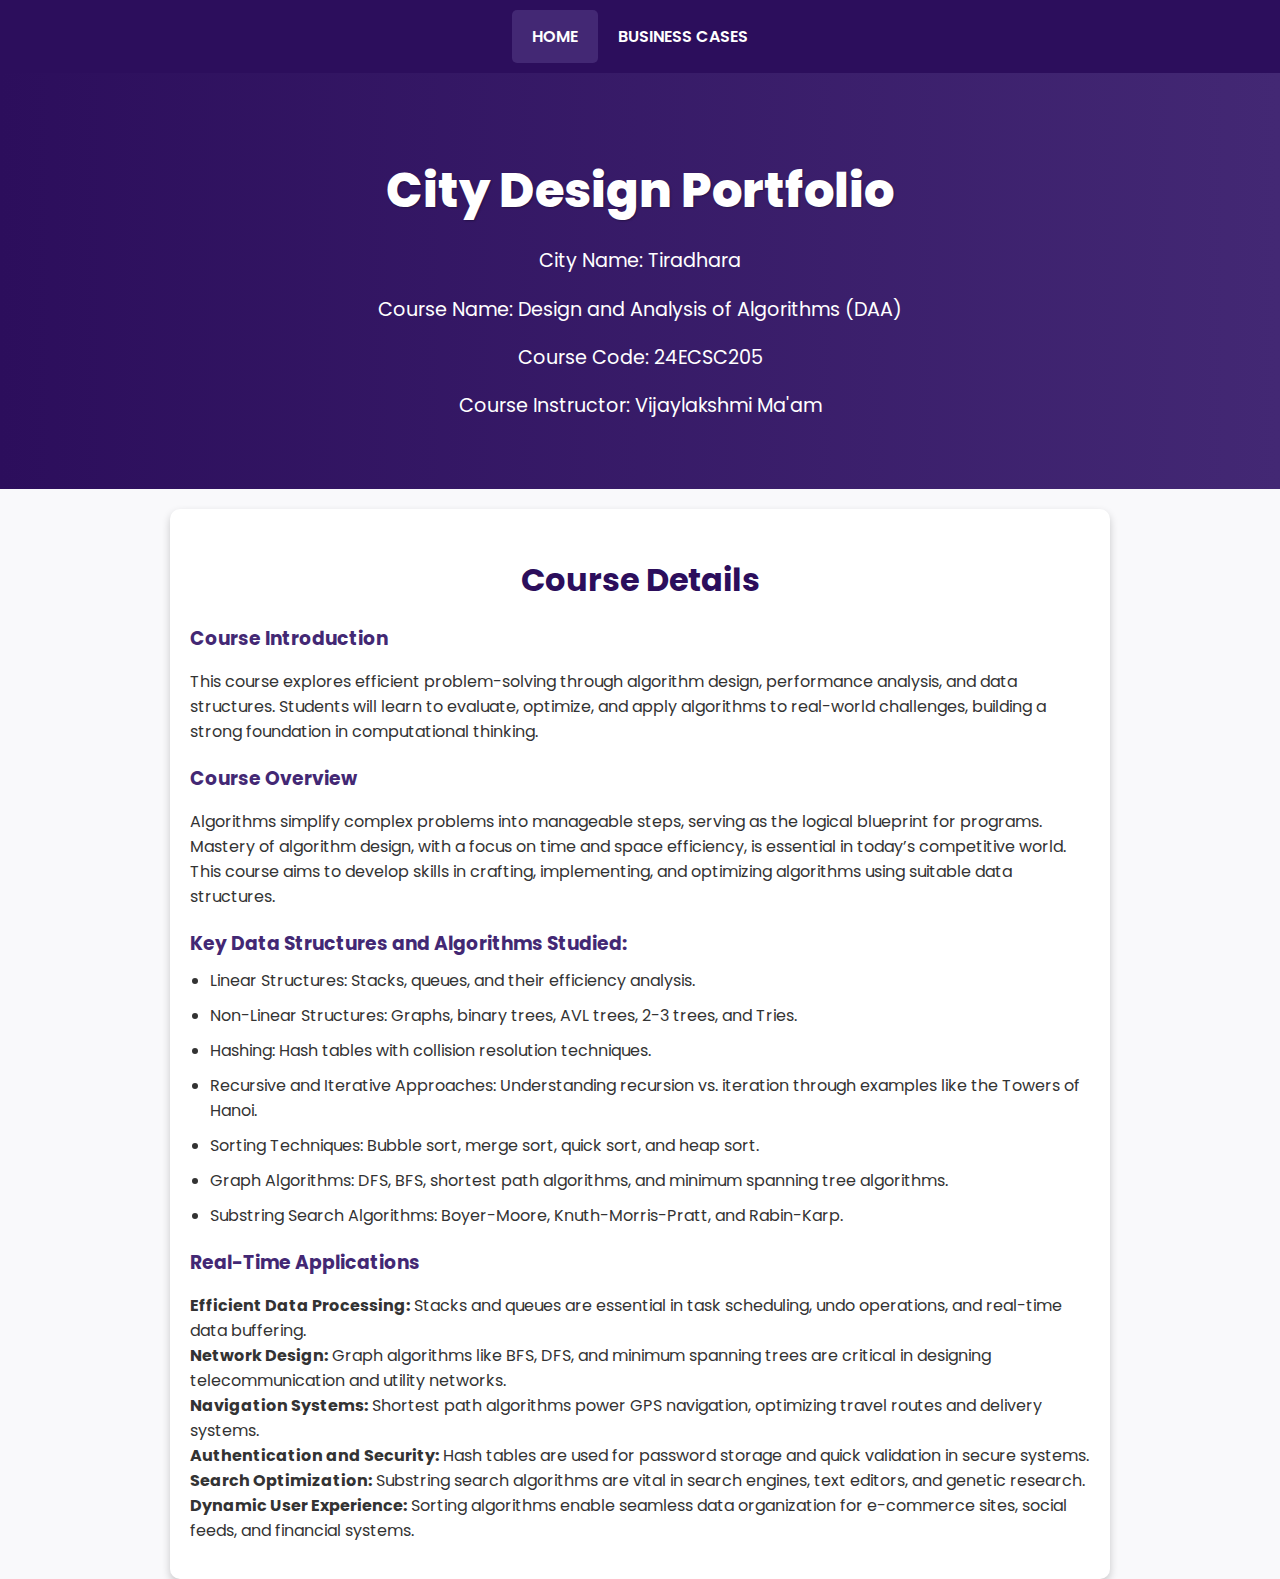
<file: index.html>
<!DOCTYPE html>
<html lang="en">
<head>
    <meta charset="UTF-8">
    <meta name="viewport" content="width=device-width, initial-scale=1.0">
    <title>City Design Portfolio</title>
    <link rel="stylesheet" href="style.css">
    <link href="https://fonts.googleapis.com/css2?family=Poppins:wght@400;600;800&display=swap" rel="stylesheet">
</head>
<body>
    <!-- Navigation Bar -->
    <div class="navbar">
        <a href="index.html" class="active">Home</a>
        <a href="businesscases.html">Business Cases</a>
    </div>

    <!-- Header Section -->
    <header class="header">
        <h1>City Design Portfolio</h1>
        <p>City Name: Tiradhara</p>
        <p>Course Name: Design and Analysis of Algorithms (DAA)</p>
        <p>Course Code: 24ECSC205</p>
        <p>Course Instructor: Vijaylakshmi Ma'am</p>
    </header>

    <!-- Course Details Section -->
    <main>
        <section class="course-details">
            <h2>Course Details</h2>
            <h3>Course Introduction</h3>
            <p>
                This course explores efficient problem-solving through algorithm design, performance analysis, and data structures. Students will learn to evaluate, optimize, and apply algorithms to real-world challenges, building a strong foundation in computational thinking.
            </p>
            <h3>Course Overview</h3>
            <p>
                Algorithms simplify complex problems into manageable steps, serving as the logical blueprint for programs. Mastery of algorithm design, with a focus on time and space efficiency, is essential in today’s competitive world. This course aims to develop skills in crafting, implementing, and optimizing algorithms using suitable data structures.
            </p>
            <h3>Key Data Structures and Algorithms Studied:</h3>
            <ul>
                <li>Linear Structures: Stacks, queues, and their efficiency analysis.</li>
                <li>Non-Linear Structures: Graphs, binary trees, AVL trees, 2-3 trees, and Tries.</li>
                <li>Hashing: Hash tables with collision resolution techniques.</li>
                <li>Recursive and Iterative Approaches: Understanding recursion vs. iteration through examples like the Towers of Hanoi.</li>
                <li>Sorting Techniques: Bubble sort, merge sort, quick sort, and heap sort.</li>
                <li>Graph Algorithms: DFS, BFS, shortest path algorithms, and minimum spanning tree algorithms.</li>
                <li>Substring Search Algorithms: Boyer-Moore, Knuth-Morris-Pratt, and Rabin-Karp.</li>
            </ul>
            <h3>Real-Time Applications</h3>
            <p>
                <strong>Efficient Data Processing:</strong> Stacks and queues are essential in task scheduling, undo operations, and real-time data buffering.<br>
                <strong>Network Design:</strong> Graph algorithms like BFS, DFS, and minimum spanning trees are critical in designing telecommunication and utility networks.<br>
                <strong>Navigation Systems:</strong> Shortest path algorithms power GPS navigation, optimizing travel routes and delivery systems.<br>
                <strong>Authentication and Security:</strong> Hash tables are used for password storage and quick validation in secure systems.<br>
                <strong>Search Optimization:</strong> Substring search algorithms are vital in search engines, text editors, and genetic research.<br>
                <strong>Dynamic User Experience:</strong> Sorting algorithms enable seamless data organization for e-commerce sites, social feeds, and financial systems.
            </p>
        </section>
    </main>
</body>
</html>
</file>
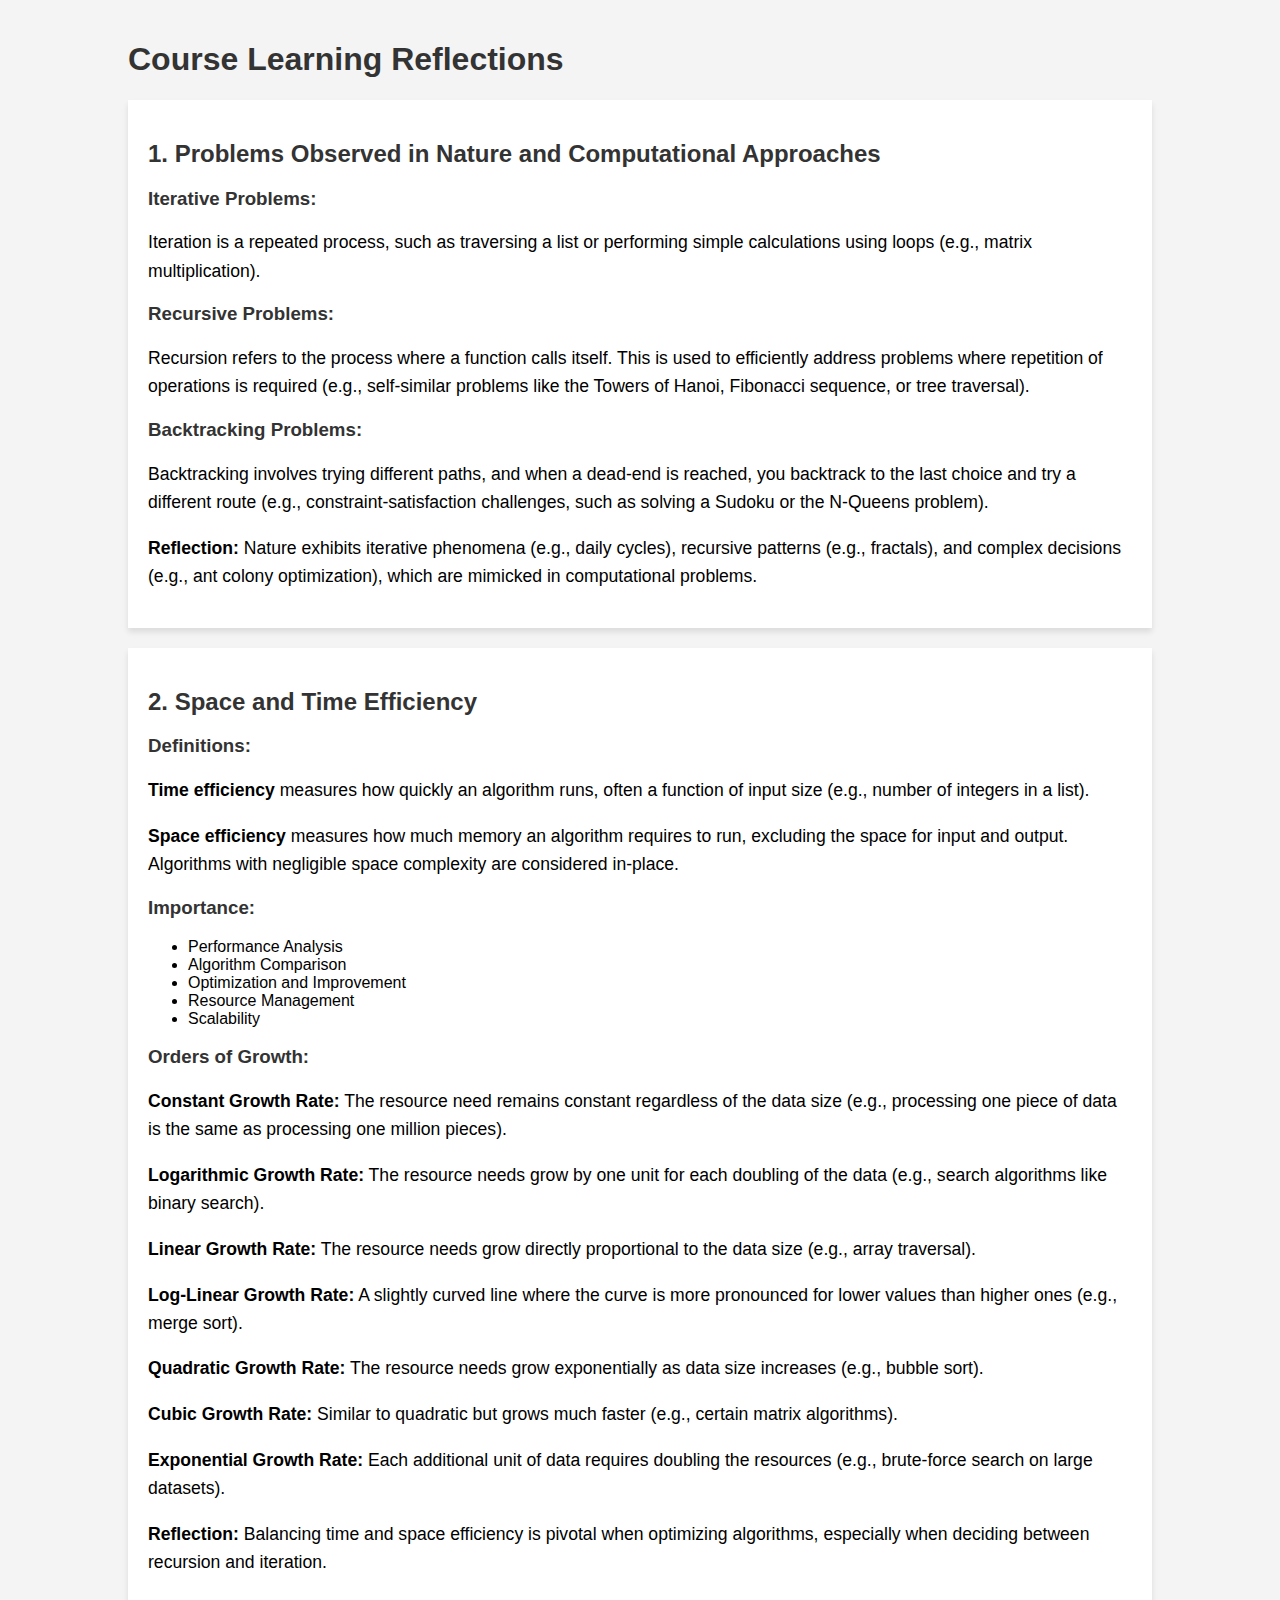
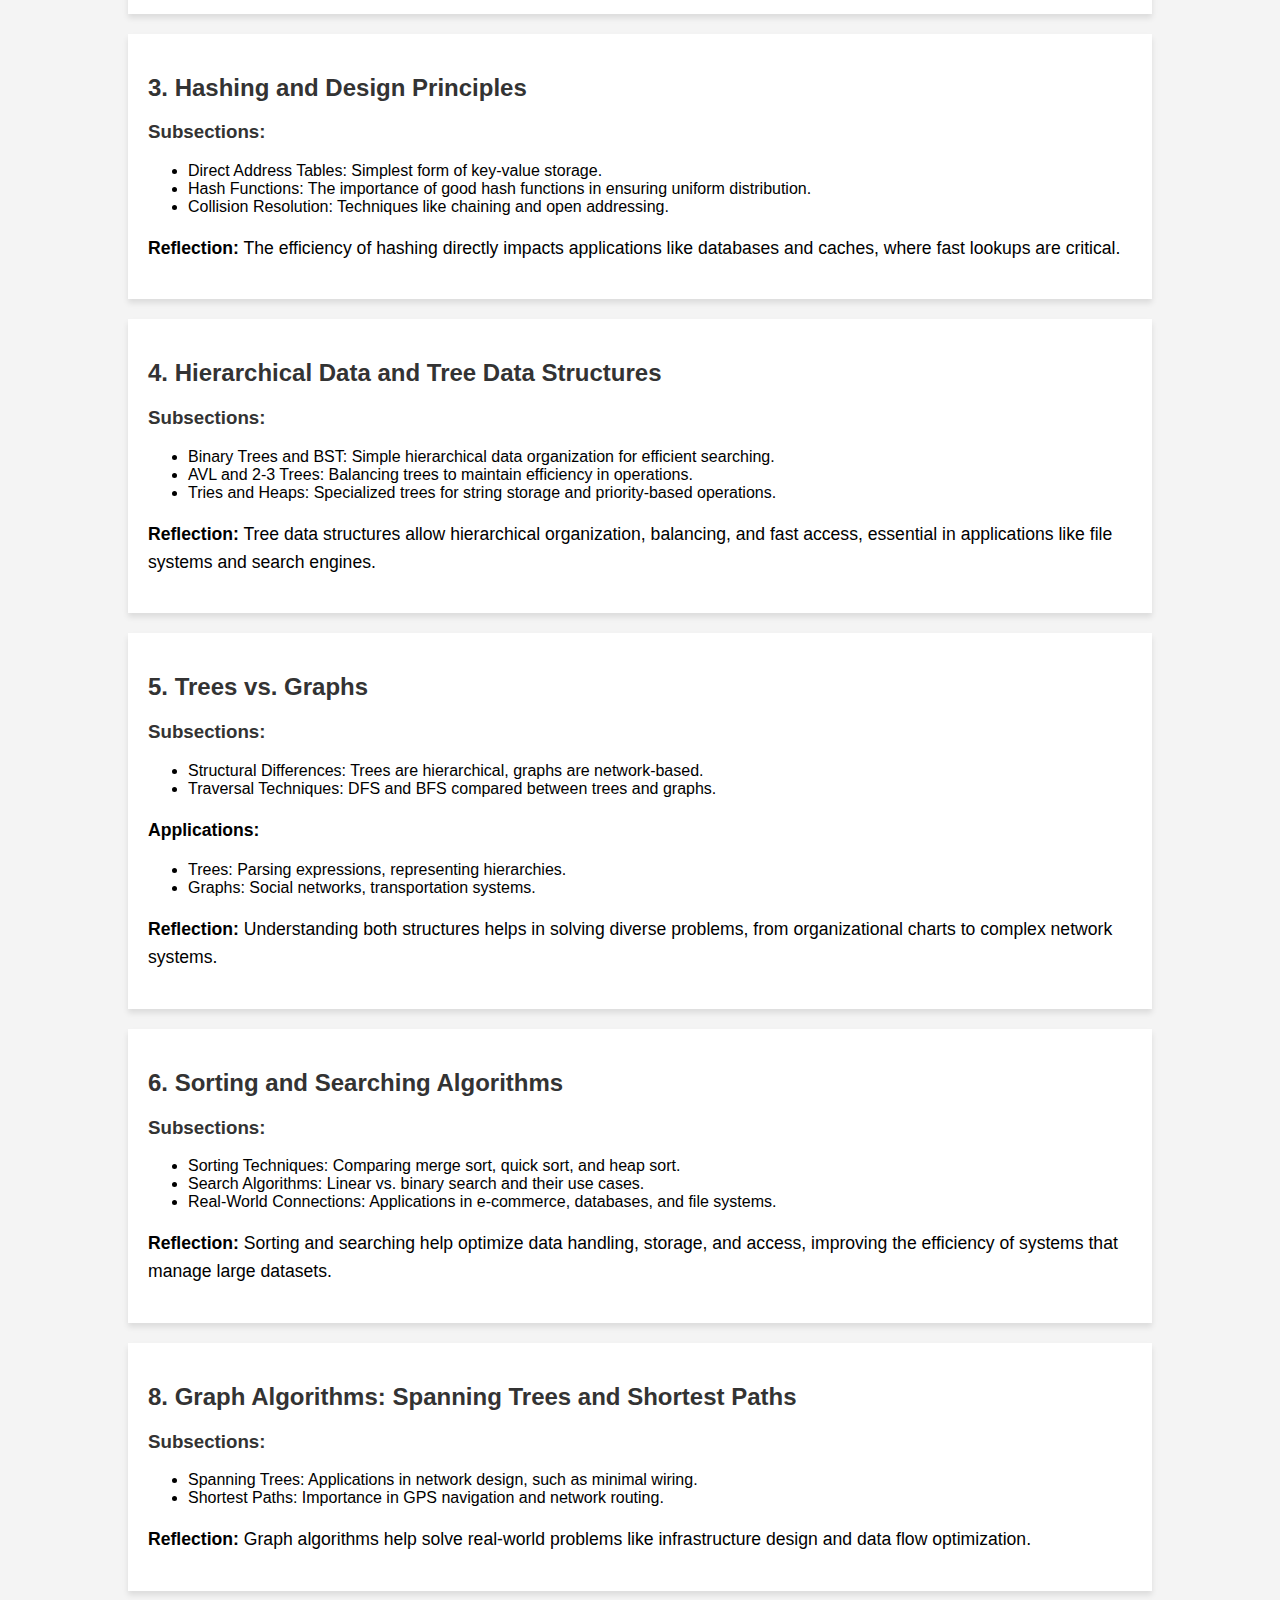
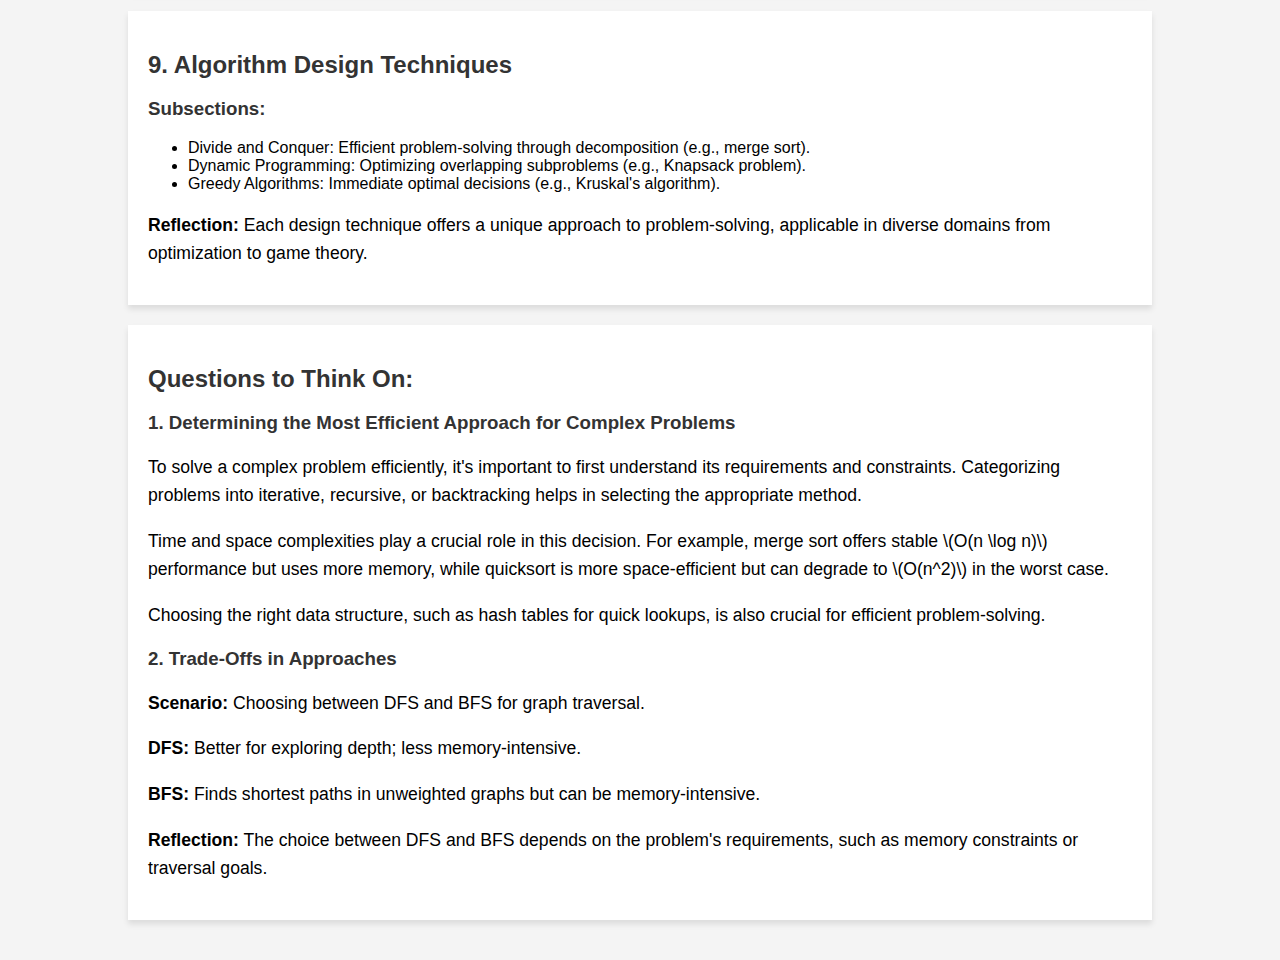
<file: areflections.html>
<!DOCTYPE html>
<html lang="en">
<head>
    <meta charset="UTF-8">
    <meta name="viewport" content="width=device-width, initial-scale=1.0">
    <title>Course Learning Reflections</title>
    <style>
        /* Simple CSS for page layout */
        body {
            font-family: Arial, sans-serif;
            background-color: #f4f4f4;
            margin: 0;
            padding: 0;
        }

        .container {
            width: 80%;
            margin: 0 auto;
            padding: 20px;
        }

        h1, h2, h3 {
            color: #333;
        }

        p {
            font-size: 1.1rem;
            line-height: 1.6;
        }

        .section {
            background-color: #fff;
            padding: 20px;
            margin: 20px 0;
            box-shadow: 0 4px 6px rgba(0, 0, 0, 0.1);
        }

        .button {
            display: inline-block;
            padding: 10px 20px;
            margin-top: 20px;
            background-color: #007BFF;
            color: white;
            text-decoration: none;
            border-radius: 5px;
            font-size: 1rem;
            transition: background-color 0.3s;
        }

        .button:hover {
            background-color: #0056b3;
        }
    </style>
</head>
<body>

    <div class="container">
        <!-- Course Learning Reflections Section -->
        <h1>Course Learning Reflections</h1>

        <!-- Reflection 1: Problems Observed in Nature and Computational Approaches -->
        <div class="section">
            <h2>1. Problems Observed in Nature and Computational Approaches</h2>
            <h3>Iterative Problems:</h3>
            <p>Iteration is a repeated process, such as traversing a list or performing simple calculations using loops (e.g., matrix multiplication).</p>
            <h3>Recursive Problems:</h3>
            <p>Recursion refers to the process where a function calls itself. This is used to efficiently address problems where repetition of operations is required (e.g., self-similar problems like the Towers of Hanoi, Fibonacci sequence, or tree traversal).</p>
            <h3>Backtracking Problems:</h3>
            <p>Backtracking involves trying different paths, and when a dead-end is reached, you backtrack to the last choice and try a different route (e.g., constraint-satisfaction challenges, such as solving a Sudoku or the N-Queens problem).</p>
            <p><strong>Reflection:</strong> Nature exhibits iterative phenomena (e.g., daily cycles), recursive patterns (e.g., fractals), and complex decisions (e.g., ant colony optimization), which are mimicked in computational problems.</p>
        </div>

        <!-- Reflection 2: Space and Time Efficiency -->
        <div class="section">
            <h2>2. Space and Time Efficiency</h2>
            <h3>Definitions:</h3>
            <p><strong>Time efficiency</strong> measures how quickly an algorithm runs, often a function of input size (e.g., number of integers in a list).</p>
            <p><strong>Space efficiency</strong> measures how much memory an algorithm requires to run, excluding the space for input and output. Algorithms with negligible space complexity are considered in-place.</p>
            <h3>Importance:</h3>
            <ul>
                <li>Performance Analysis</li>
                <li>Algorithm Comparison</li>
                <li>Optimization and Improvement</li>
                <li>Resource Management</li>
                <li>Scalability</li>
            </ul>
            <h3>Orders of Growth:</h3>
            <p><strong>Constant Growth Rate:</strong> The resource need remains constant regardless of the data size (e.g., processing one piece of data is the same as processing one million pieces).</p>
            <p><strong>Logarithmic Growth Rate:</strong> The resource needs grow by one unit for each doubling of the data (e.g., search algorithms like binary search).</p>
            <p><strong>Linear Growth Rate:</strong> The resource needs grow directly proportional to the data size (e.g., array traversal).</p>
            <p><strong>Log-Linear Growth Rate:</strong> A slightly curved line where the curve is more pronounced for lower values than higher ones (e.g., merge sort).</p>
            <p><strong>Quadratic Growth Rate:</strong> The resource needs grow exponentially as data size increases (e.g., bubble sort).</p>
            <p><strong>Cubic Growth Rate:</strong> Similar to quadratic but grows much faster (e.g., certain matrix algorithms).</p>
            <p><strong>Exponential Growth Rate:</strong> Each additional unit of data requires doubling the resources (e.g., brute-force search on large datasets).</p>
            <p><strong>Reflection:</strong> Balancing time and space efficiency is pivotal when optimizing algorithms, especially when deciding between recursion and iteration.</p>
        </div>

        <!-- Reflection 3: Hashing and Design Principles -->
        <div class="section">
            <h2>3. Hashing and Design Principles</h2>
            <h3>Subsections:</h3>
            <ul>
                <li>Direct Address Tables: Simplest form of key-value storage.</li>
                <li>Hash Functions: The importance of good hash functions in ensuring uniform distribution.</li>
                <li>Collision Resolution: Techniques like chaining and open addressing.</li>
            </ul>
            <p><strong>Reflection:</strong> The efficiency of hashing directly impacts applications like databases and caches, where fast lookups are critical.</p>
        </div>

        <!-- Reflection 4: Hierarchical Data and Tree Data Structures -->
        <div class="section">
            <h2>4. Hierarchical Data and Tree Data Structures</h2>
            <h3>Subsections:</h3>
            <ul>
                <li>Binary Trees and BST: Simple hierarchical data organization for efficient searching.</li>
                <li>AVL and 2-3 Trees: Balancing trees to maintain efficiency in operations.</li>
                <li>Tries and Heaps: Specialized trees for string storage and priority-based operations.</li>
            </ul>
            <p><strong>Reflection:</strong> Tree data structures allow hierarchical organization, balancing, and fast access, essential in applications like file systems and search engines.</p>
        </div>

        <!-- Reflection 5: Trees vs. Graphs -->
        <div class="section">
            <h2>5. Trees vs. Graphs</h2>
            <h3>Subsections:</h3>
            <ul>
                <li>Structural Differences: Trees are hierarchical, graphs are network-based.</li>
                <li>Traversal Techniques: DFS and BFS compared between trees and graphs.</li>
            </ul>
            <p><strong>Applications:</strong></p>
            <ul>
                <li>Trees: Parsing expressions, representing hierarchies.</li>
                <li>Graphs: Social networks, transportation systems.</li>
            </ul>
            <p><strong>Reflection:</strong> Understanding both structures helps in solving diverse problems, from organizational charts to complex network systems.</p>
        </div>

        <!-- Reflection 6: Sorting and Searching Algorithms -->
        <div class="section">
            <h2>6. Sorting and Searching Algorithms</h2>
            <h3>Subsections:</h3>
            <ul>
                <li>Sorting Techniques: Comparing merge sort, quick sort, and heap sort.</li>
                <li>Search Algorithms: Linear vs. binary search and their use cases.</li>
                <li>Real-World Connections: Applications in e-commerce, databases, and file systems.</li>
            </ul>
            <p><strong>Reflection:</strong> Sorting and searching help optimize data handling, storage, and access, improving the efficiency of systems that manage large datasets.</p>
        </div>

        <!-- Reflection 7: Graph Algorithms -->
        <div class="section">
            <h2>8. Graph Algorithms: Spanning Trees and Shortest Paths</h2>
            <h3>Subsections:</h3>
            <ul>
                <li>Spanning Trees: Applications in network design, such as minimal wiring.</li>
                <li>Shortest Paths: Importance in GPS navigation and network routing.</li>
            </ul>
            <p><strong>Reflection:</strong> Graph algorithms help solve real-world problems like infrastructure design and data flow optimization.</p>
        </div>

        <!-- Reflection 8: Algorithm Design Techniques -->
        <div class="section">
            <h2>9. Algorithm Design Techniques</h2>
            <h3>Subsections:</h3>
            <ul>
                <li>Divide and Conquer: Efficient problem-solving through decomposition (e.g., merge sort).</li>
                <li>Dynamic Programming: Optimizing overlapping subproblems (e.g., Knapsack problem).</li>
                <li>Greedy Algorithms: Immediate optimal decisions (e.g., Kruskal's algorithm).</li>
            </ul>
            <p><strong>Reflection:</strong> Each design technique offers a unique approach to problem-solving, applicable in diverse domains from optimization to game theory.</p>
        </div>

        <!-- Questions to Think On -->
        <div class="section">
            <h2>Questions to Think On:</h2>
            <h3>1. Determining the Most Efficient Approach for Complex Problems</h3>
            <p>To solve a complex problem efficiently, it's important to first understand its requirements and constraints. Categorizing problems into iterative, recursive, or backtracking helps in selecting the appropriate method.</p>
            <p>Time and space complexities play a crucial role in this decision. For example, merge sort offers stable \(O(n \log n)\) performance but uses more memory, while quicksort is more space-efficient but can degrade to \(O(n^2)\) in the worst case.</p>
            <p>Choosing the right data structure, such as hash tables for quick lookups, is also crucial for efficient problem-solving.</p>

            <h3>2. Trade-Offs in Approaches</h3>
            <p><strong>Scenario:</strong> Choosing between DFS and BFS for graph traversal.</p>
            <p><strong>DFS:</strong> Better for exploring depth; less memory-intensive.</p>
            <p><strong>BFS:</strong> Finds shortest paths in unweighted graphs but can be memory-intensive.</p>
            <p><strong>Reflection:</strong> The choice between DFS and BFS depends on the problem's requirements, such as memory constraints or traversal goals.</p>
        </div>
    </div>

</body>
</html>
</file>
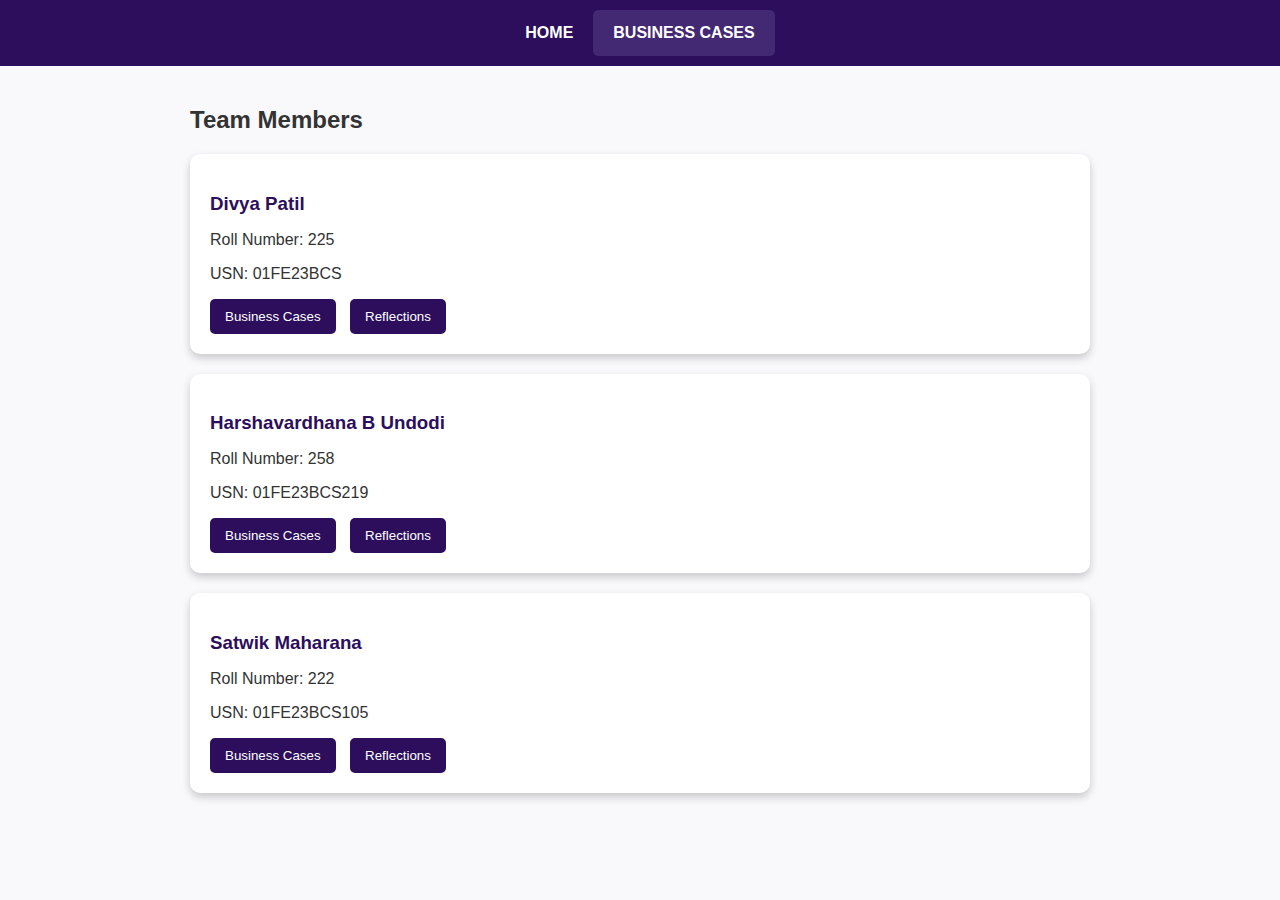
<file: businesscases.html>
<!DOCTYPE html>
<html lang="en">
<head>
    <meta charset="UTF-8">
    <meta name="viewport" content="width=device-width, initial-scale=1.0">
    <title>Business Cases</title>
    <link rel="stylesheet" href="style.css">
</head>
<body>
    <!-- Navigation Bar -->
    <div class="navbar">
        <a href="index.html">Home</a>
        <a href="businesscases.html" class="active">Business Cases</a>
    </div>

    <!-- Main Content -->
    <main class="business-page">
        <h2>Team Members</h2>

        <!-- Member 1 -->
        <div class="team-member">
            <h3>Divya Patil</h3>
            <p>Roll Number: 225</p>
            <p>USN: 01FE23BCS</p>
            <div class="buttons">
                <button onclick="window.location.href='TI.html';">Business Cases</button>
                <button onclick="window.location.href='areflections.html';">Reflections</button>
            </div>
        </div>

        <!-- Member 2 -->
        <div class="team-member">
            <h3>Harshavardhana B Undodi</h3>
            <p>Roll Number: 258</p>
            <p>USN: 01FE23BCS219</p>
            <div class="buttons">
                <button onclick="window.location.href='harshaB&C.html';">Business Cases</button>
                <button onclick="window.location.href='harshaReflections.html';">Reflections</button>
            </div>
        </div>

        <!-- Member 3 -->
        <div class="team-member">
            <h3>Satwik Maharana</h3>
            <p>Roll Number: 222</p>
            <p>USN: 01FE23BCS105</p>
            <div class="buttons">
                <button onclick="window.location.href='https://stw2005.github.io/satwikbusinesscases/#';">Business Cases</button>
                <button onclick="window.location.href='https://stw2005.github.io/satwikreflections/';">Reflections</button>
            </div>
        </div>
    </main>
</body>
</html>
</file>
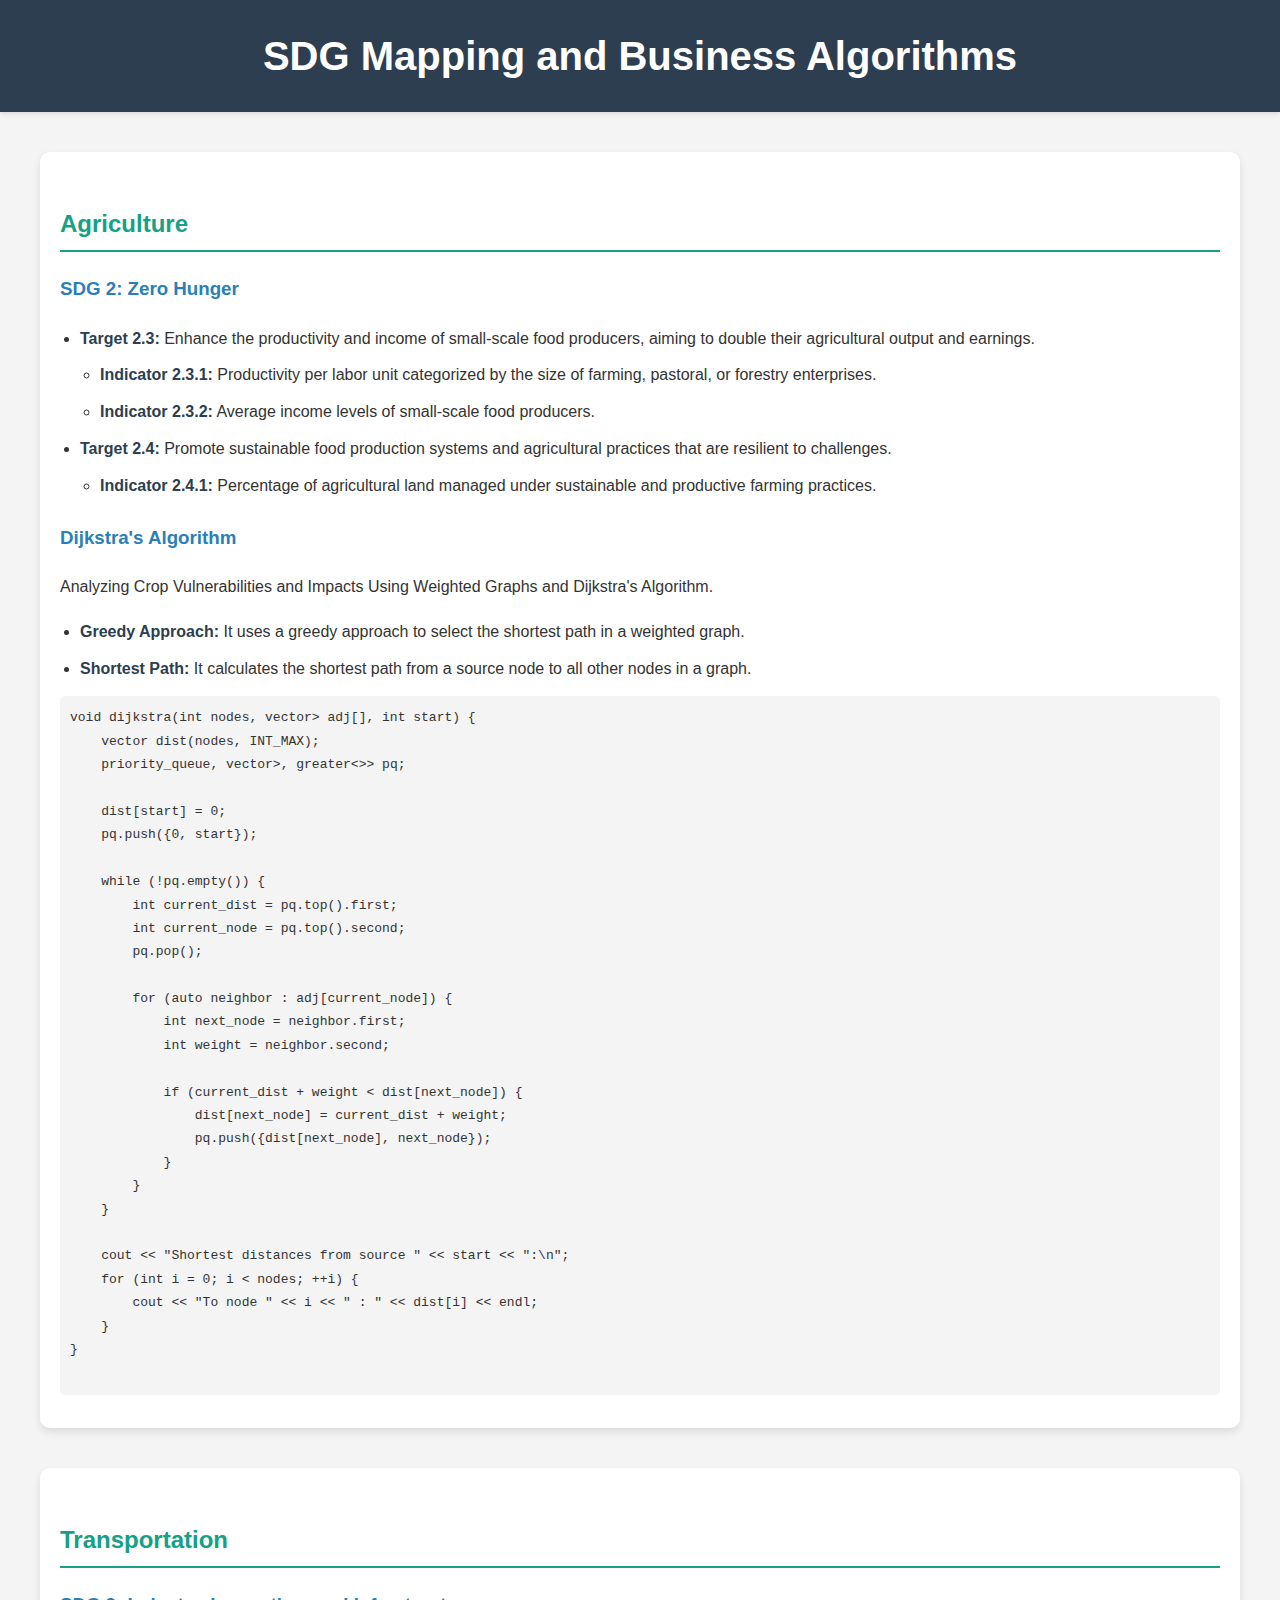
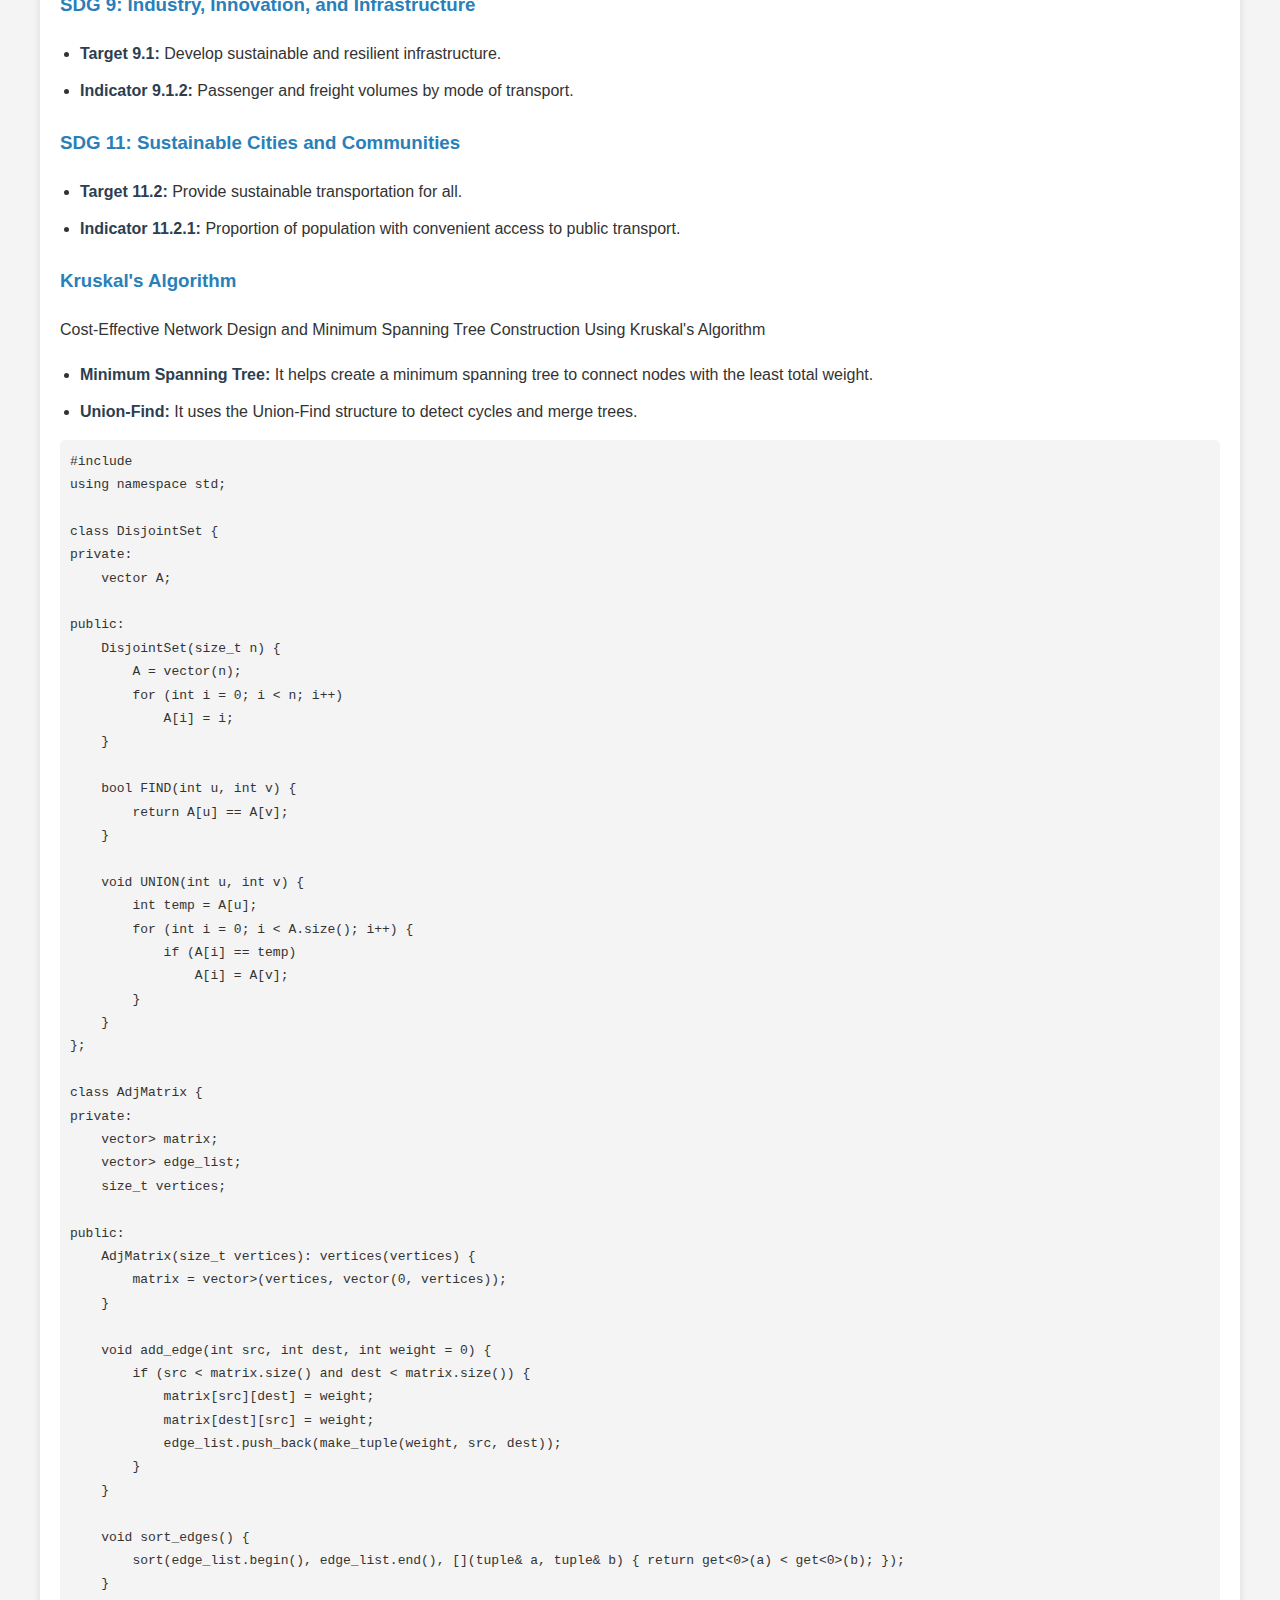
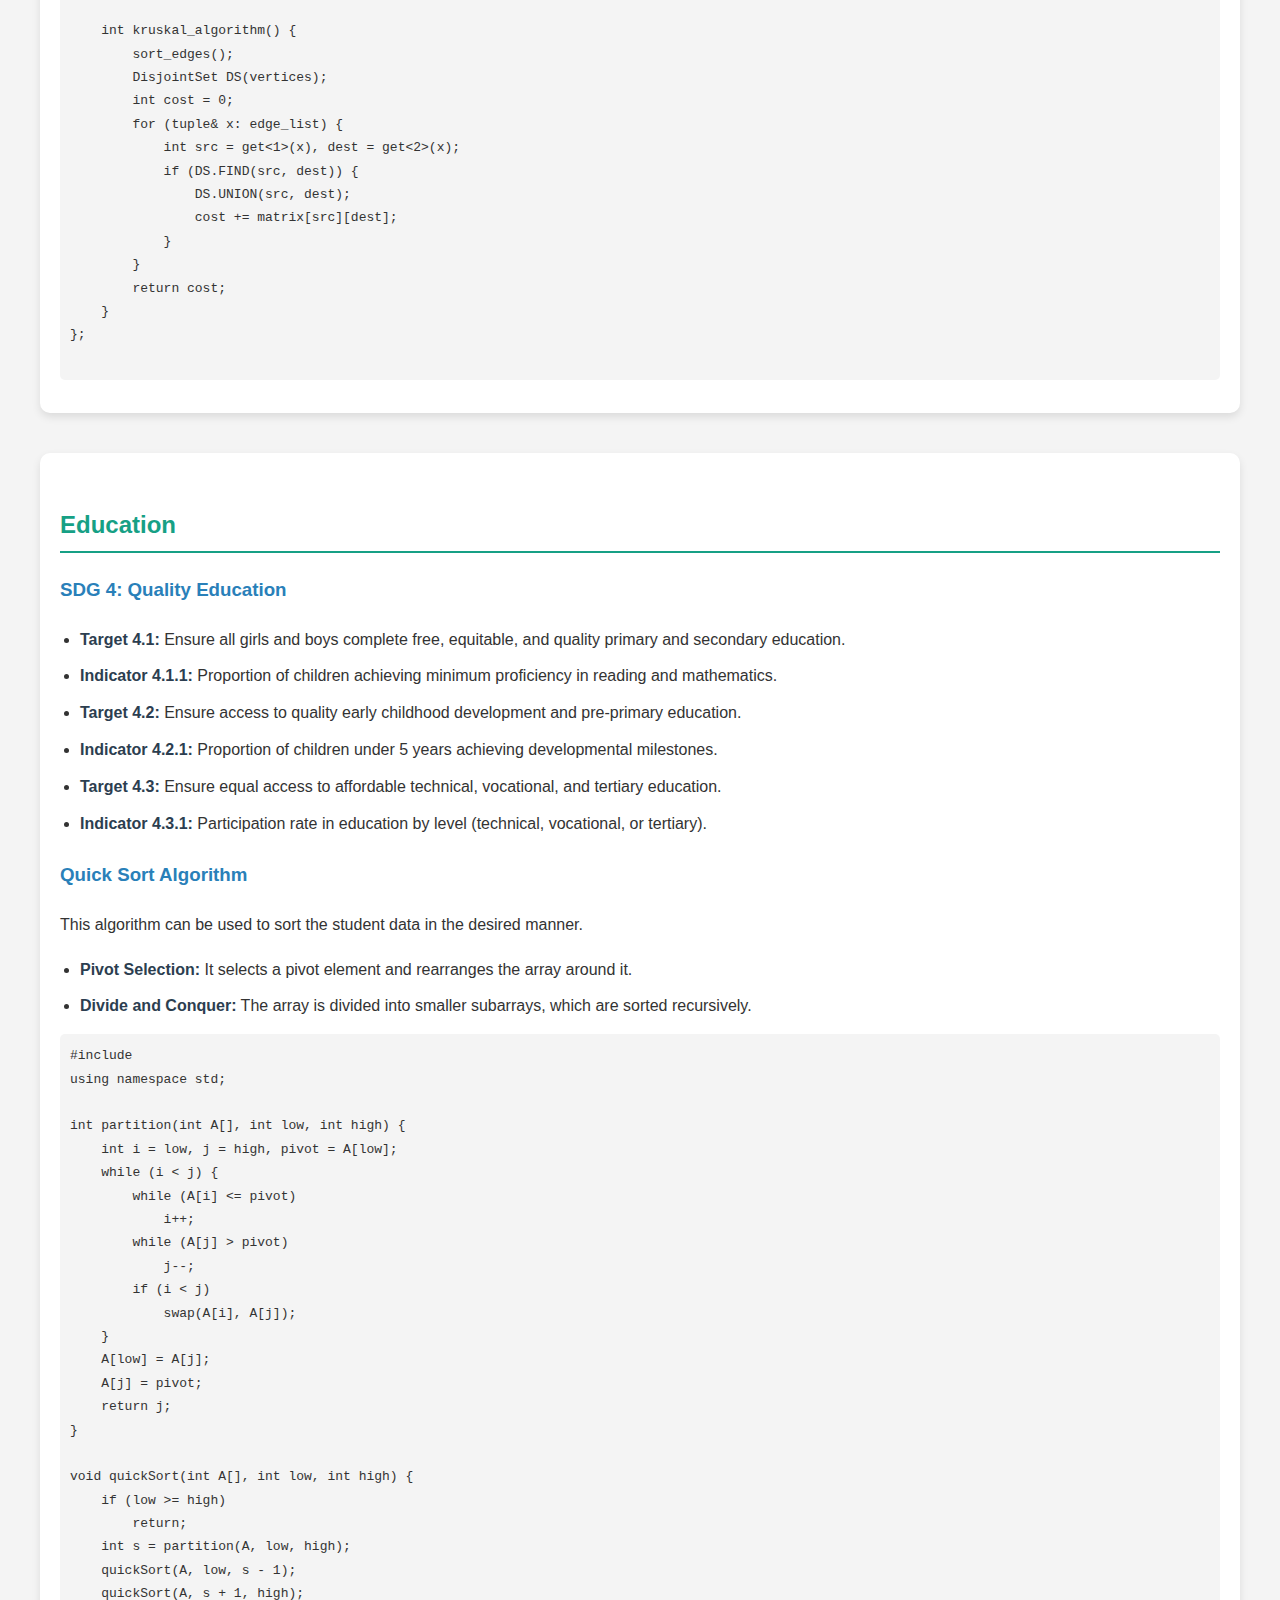
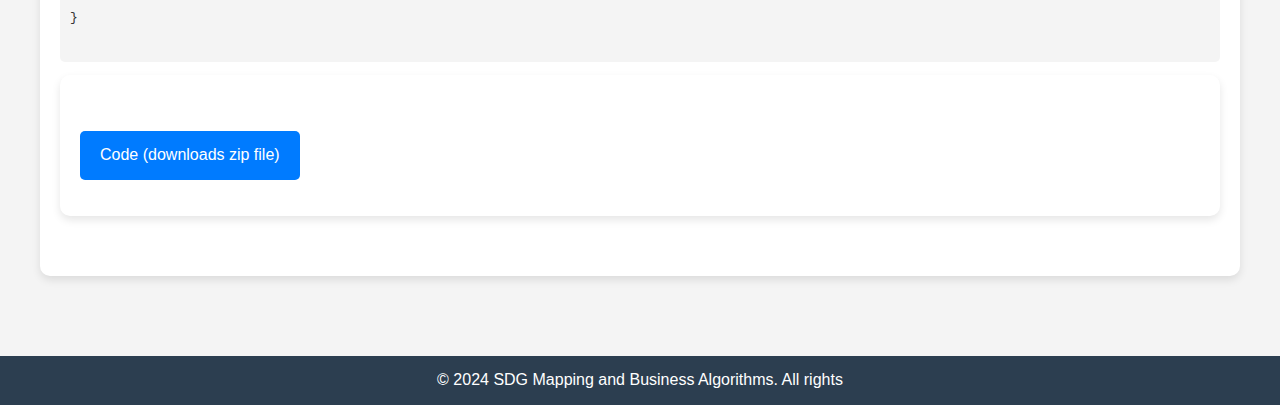
<file: harshaB&C.html>
<!DOCTYPE html>
<html lang="en">
<head>
    <meta charset="UTF-8">
    <meta name="viewport" content="width=device-width, initial-scale=1.0">
    <title>SDG Mapping and Algorithms</title>
    <style>
        body {
            font-family: 'Arial', sans-serif;
            line-height: 1.8;
            margin: 0;
            padding: 0;
            background-color: #f4f4f4;
            color: #333;
        }
        header {
            background-color: #2c3e50;
            color: #fff;
            padding: 20px 0;
            text-align: center;
            box-shadow: 0 2px 4px rgba(0, 0, 0, 0.1);
        }
        header h1 {
            margin: 0;
            font-size: 2.5em;
        }
        main {
            max-width: 1200px;
            margin: 20px auto;
            padding: 20px;
        }
        h2 {
            color: #16a085;
            border-bottom: 2px solid #16a085;
            padding-bottom: 5px;
            margin-top: 30px;
        }
        h3 {
            color: #2980b9;
            margin-top: 20px;
        }
        .section {
            margin-bottom: 40px;
            padding: 20px;
            background: #fff;
            box-shadow: 0 4px 8px rgba(0, 0, 0, 0.1);
            border-radius: 10px;
            transition: transform 0.2s;
        }
        .section:hover {
            transform: translateY(-5px);
        }
        ul {
            margin: 10px 0 0 20px;
            padding: 0;
        }
        ul ul {
            margin-top: 5px;
        }
        li {
            margin-bottom: 8px;
        }
        li strong {
            color: #2c3e50;
        }
        footer {
            background-color: #2c3e50;
            color: #fff;
            text-align: center;
            padding: 10px 0;
            position: relative;
            bottom: 0;
            width: 100%;
            margin-top: 20px;
        }
        footer p {
            margin: 0;
        }
        pre {
            background: #f4f4f4;
            padding: 10px;
            border-radius: 5px;
            overflow-x: auto;
        }
        .button {
            display: inline-block;
            padding: 10px 20px;
            margin-top: 20px;
            background-color: #007BFF;
            color: white;
            text-decoration: none;
            border-radius: 5px;
            font-size: 1rem;
            transition: background-color 0.3s;
        }
    </style>
</head>
<body>
    <header>
        <h1>SDG Mapping and Business Algorithms</h1>
    </header>

    <main>
        <div class="section">
            <h2>Agriculture</h2>
            <h3>SDG 2: Zero Hunger</h3>
            <ul>
                <li><strong>Target 2.3:</strong> Enhance the productivity and income of small-scale food producers, aiming to double their agricultural output and earnings.</li>
                <ul>
                    <li><strong>Indicator 2.3.1:</strong>  Productivity per labor unit categorized by the size of farming, pastoral, or forestry enterprises.</li>
                    <li><strong>Indicator 2.3.2:</strong> Average income levels of small-scale food producers.</li>
                </ul>
                <li><strong>Target 2.4:</strong> Promote sustainable food production systems and agricultural practices that are resilient to challenges.</li>
                <ul>
                    <li><strong>Indicator 2.4.1:</strong> Percentage of agricultural land managed under sustainable and productive farming practices.</li>
                </ul>
            </ul>

            <h3>Dijkstra's Algorithm</h3>
            <p>Analyzing Crop Vulnerabilities and Impacts Using Weighted Graphs and Dijkstra's Algorithm.</p>
            <ul>
                <li><strong>Greedy Approach:</strong> It uses a greedy approach to select the shortest path in a weighted graph.</li>
                <li><strong>Shortest Path:</strong> It calculates the shortest path from a source node to all other nodes in a graph.</li>
            </ul>
            <pre>
void dijkstra(int nodes, vector<pair<int, int>> adj[], int start) {
    vector<int> dist(nodes, INT_MAX);
    priority_queue<pair<int, int>, vector<pair<int, int>>, greater<>> pq;

    dist[start] = 0;
    pq.push({0, start});

    while (!pq.empty()) {
        int current_dist = pq.top().first;
        int current_node = pq.top().second;
        pq.pop();

        for (auto neighbor : adj[current_node]) {
            int next_node = neighbor.first;
            int weight = neighbor.second;

            if (current_dist + weight < dist[next_node]) {
                dist[next_node] = current_dist + weight;
                pq.push({dist[next_node], next_node});
            }
        }
    }

    cout << "Shortest distances from source " << start << ":\n";
    for (int i = 0; i < nodes; ++i) {
        cout << "To node " << i << " : " << dist[i] << endl;
    }
}
            </pre>
        </div>

        <div class="section">
            <h2>Transportation</h2>
            <h3>SDG 9: Industry, Innovation, and Infrastructure</h3>
            <ul>
                <li><strong>Target 9.1:</strong> Develop sustainable and resilient infrastructure.</li>
                <li><strong>Indicator 9.1.2:</strong> Passenger and freight volumes by mode of transport.</li>
            </ul>

            <h3>SDG 11: Sustainable Cities and Communities</h3>
            <ul>
                <li><strong>Target 11.2:</strong> Provide sustainable transportation for all.</li>
                <li><strong>Indicator 11.2.1:</strong> Proportion of population with convenient access to public transport.</li>
            </ul>

            <h3>Kruskal's Algorithm</h3>
            <p>Cost-Effective Network Design and Minimum Spanning Tree Construction Using Kruskal's Algorithm</p>
            <ul>
                <li><strong>Minimum Spanning Tree:</strong> It helps create a minimum spanning tree to connect nodes with the least total weight.</li>
                <li><strong>Union-Find:</strong> It uses the Union-Find structure to detect cycles and merge trees.</li>
            </ul>
            <pre>
#include <bits/stdc++.h>
using namespace std;

class DisjointSet {
private:
    vector<int> A;

public:
    DisjointSet(size_t n) {
        A = vector<int>(n);
        for (int i = 0; i < n; i++)
            A[i] = i;
    }

    bool FIND(int u, int v) {
        return A[u] == A[v];
    }

    void UNION(int u, int v) {
        int temp = A[u];
        for (int i = 0; i < A.size(); i++) {
            if (A[i] == temp)
                A[i] = A[v];
        }
    }
};

class AdjMatrix {
private:
    vector<vector<int>> matrix;
    vector<tuple<int, int, int>> edge_list;
    size_t vertices;

public:
    AdjMatrix(size_t vertices): vertices(vertices) {
        matrix = vector<vector<int>>(vertices, vector<int>(0, vertices));
    }

    void add_edge(int src, int dest, int weight = 0) {
        if (src < matrix.size() and dest < matrix.size()) {
            matrix[src][dest] = weight;
            matrix[dest][src] = weight;
            edge_list.push_back(make_tuple(weight, src, dest));
        }
    }

    void sort_edges() {
        sort(edge_list.begin(), edge_list.end(), [](tuple<int, int, int>& a, tuple<int, int, int>& b) { return get<0>(a) < get<0>(b); });
    }

    int kruskal_algorithm() {
        sort_edges();
        DisjointSet DS(vertices);
        int cost = 0;
        for (tuple<int, int, int>& x: edge_list) {
            int src = get<1>(x), dest = get<2>(x);
            if (DS.FIND(src, dest)) {
                DS.UNION(src, dest);
                cost += matrix[src][dest];
            }
        }
        return cost;
    }
};
            </pre>
        </div>

        <div class="section">
            <h2>Education</h2>
            <h3>SDG 4: Quality Education</h3>
            <ul>
                <li><strong>Target 4.1:</strong> Ensure all girls and boys complete free, equitable, and quality primary and secondary education.</li>
                <li><strong>Indicator 4.1.1:</strong> Proportion of children achieving minimum proficiency in reading and mathematics.</li>
                <li><strong>Target 4.2:</strong> Ensure access to quality early childhood development and pre-primary education.</li>
                <li><strong>Indicator 4.2.1:</strong> Proportion of children under 5 years achieving developmental milestones.</li>
                <li><strong>Target 4.3:</strong> Ensure equal access to affordable technical, vocational, and tertiary education.</li>
                <li><strong>Indicator 4.3.1:</strong> Participation rate in education by level (technical, vocational, or tertiary).</li>
            </ul>

            <h3>Quick Sort Algorithm</h3>
            <p>This algorithm can be used to sort the student data in the desired manner.</p>
            <ul>
                <li><strong>Pivot Selection:</strong> It selects a pivot element and rearranges the array around it.</li>
                <li><strong>Divide and Conquer:</strong> The array is divided into smaller subarrays, which are sorted recursively.</li>
            </ul>
            <pre>
#include<bits/stdc++.h>
using namespace std;

int partition(int A[], int low, int high) {
    int i = low, j = high, pivot = A[low];
    while (i < j) {
        while (A[i] <= pivot)
            i++;
        while (A[j] > pivot)
            j--;
        if (i < j)
            swap(A[i], A[j]);
    }
    A[low] = A[j];
    A[j] = pivot;
    return j;
}

void quickSort(int A[], int low, int high) {
    if (low >= high)
        return;
    int s = partition(A, low, high);
    quickSort(A, low, s - 1);
    quickSort(A, s + 1, high);
}
            </pre>

            <div class="section">
                <p><a href="harsha-source-code1.zip" class="button">Code (downloads zip file)</a></p>
            </div>
        </div>
    </main>

    <footer>
        <p>© 2024 SDG Mapping and Business Algorithms. All rights
</file>
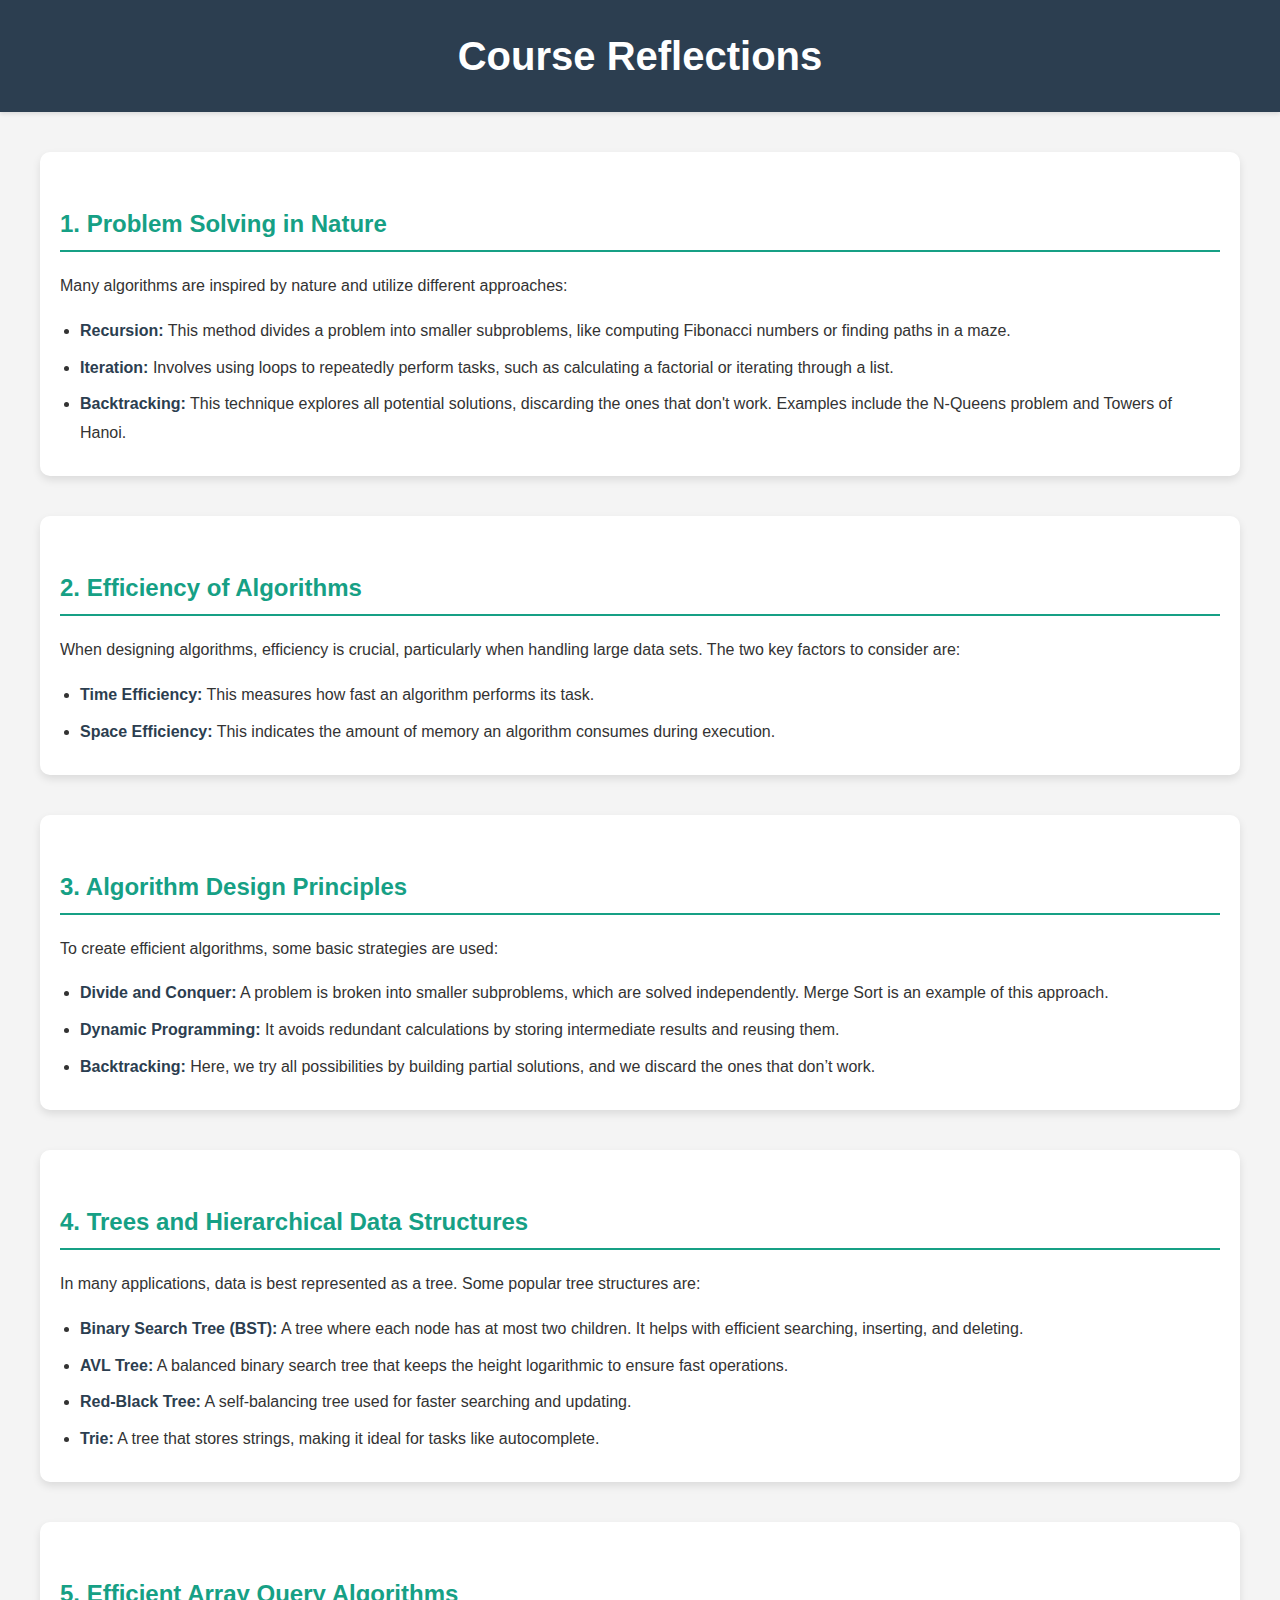
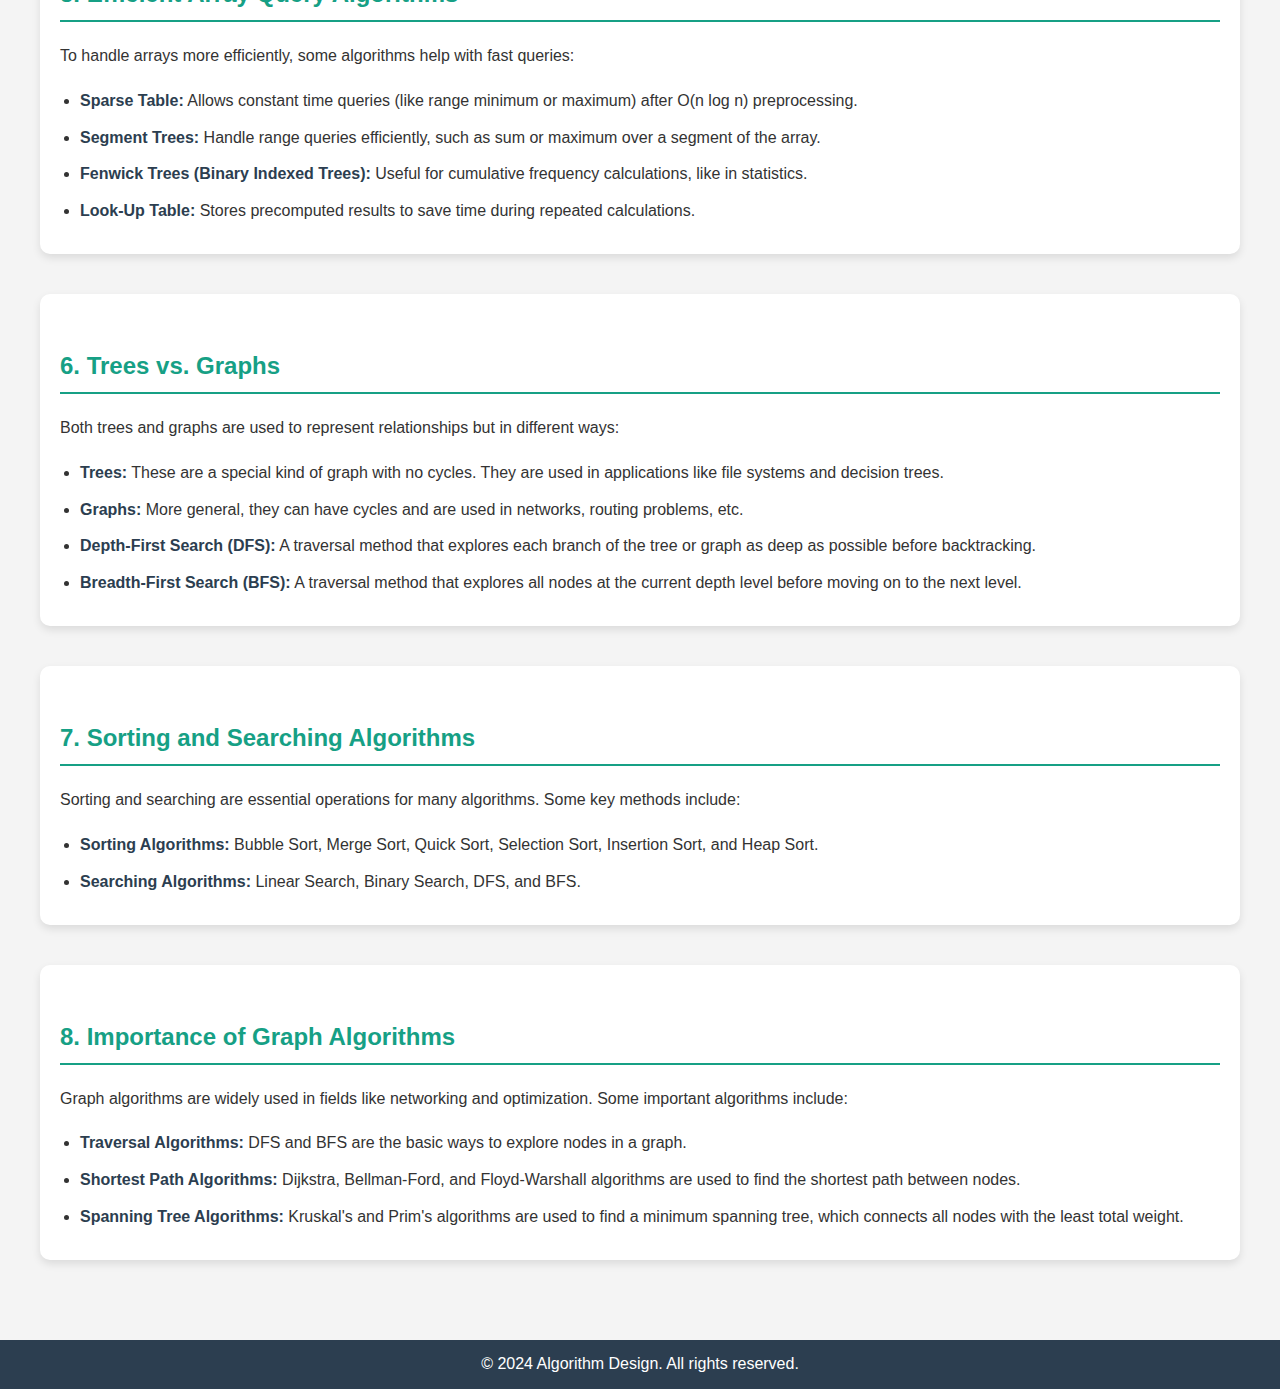
<file: harshaReflections.html>
<!DOCTYPE html>
<html lang="en">
<head>
    <meta charset="UTF-8">
    <meta name="viewport" content="width=device-width, initial-scale=1.0">
    <title>Course Reflections</title>
    <style>
        body {
            font-family: 'Arial', sans-serif;
            line-height: 1.8;
            margin: 0;
            padding: 0;
            background-color: #f4f4f4;
            color: #333;
        }
        header {
            background-color: #2c3e50;
            color: #fff;
            padding: 20px 0;
            text-align: center;
            box-shadow: 0 2px 4px rgba(0, 0, 0, 0.1);
        }
        header h1 {
            margin: 0;
            font-size: 2.5em;
        }
        main {
            max-width: 1200px;
            margin: 20px auto;
            padding: 20px;
        }
        h2 {
            color: #16a085;
            border-bottom: 2px solid #16a085;
            padding-bottom: 5px;
            margin-top: 30px;
        }
        h3 {
            color: #2980b9;
            margin-top: 20px;
        }
        .section {
            margin-bottom: 40px;
            padding: 20px;
            background: #fff;
            box-shadow: 0 4px 8px rgba(0, 0, 0, 0.1);
            border-radius: 10px;
            transition: transform 0.2s;
        }
        .section:hover {
            transform: translateY(-5px);
        }
        ul {
            margin: 10px 0 0 20px;
            padding: 0;
        }
        ul ul {
            margin-top: 5px;
        }
        li {
            margin-bottom: 8px;
        }
        li strong {
            color: #2c3e50;
        }
        footer {
            background-color: #2c3e50;
            color: #fff;
            text-align: center;
            padding: 10px 0;
            position: relative;
            bottom: 0;
            width: 100%;
            margin-top: 20px;
        }
        footer p {
            margin: 0;
        }
    </style>
</head>
<body>
    <header>
        <h1>Course Reflections</h1>
    </header>

    <main>
        <div class="section">
            <h2>1. Problem Solving in Nature</h2>
            <p>Many algorithms are inspired by nature and utilize different approaches:</p>
            <ul>
                <li><strong>Recursion:</strong> This method divides a problem into smaller subproblems, like computing Fibonacci numbers or finding paths in a maze.</li>
                <li><strong>Iteration:</strong> Involves using loops to repeatedly perform tasks, such as calculating a factorial or iterating through a list.</li>
                <li><strong>Backtracking:</strong> This technique explores all potential solutions, discarding the ones that don't work. Examples include the N-Queens problem and Towers of Hanoi.</li>
            </ul>
        </div>

        <div class="section">
            <h2>2. Efficiency of Algorithms</h2>
            <p>When designing algorithms, efficiency is crucial, particularly when handling large data sets. The two key factors to consider are:</p>
            <ul>
                <li><strong>Time Efficiency:</strong> This measures how fast an algorithm performs its task.</li>
                <li><strong>Space Efficiency:</strong> This indicates the amount of memory an algorithm consumes during execution.</li>
            </ul>
        </div>

        <div class="section">
            <h2>3. Algorithm Design Principles</h2>
            <p>To create efficient algorithms, some basic strategies are used:</p>
            <ul>
                <li><strong>Divide and Conquer:</strong> A problem is broken into smaller subproblems, which are solved independently. Merge Sort is an example of this approach.</li>
                <li><strong>Dynamic Programming:</strong> It avoids redundant calculations by storing intermediate results and reusing them.</li>
                <li><strong>Backtracking:</strong> Here, we try all possibilities by building partial solutions, and we discard the ones that don’t work.</li>
            </ul>
        </div>

        <div class="section">
            <h2>4. Trees and Hierarchical Data Structures</h2>
            <p>In many applications, data is best represented as a tree. Some popular tree structures are:</p>
            <ul>
                <li><strong>Binary Search Tree (BST):</strong> A tree where each node has at most two children. It helps with efficient searching, inserting, and deleting.</li>
                <li><strong>AVL Tree:</strong> A balanced binary search tree that keeps the height logarithmic to ensure fast operations.</li>
                <li><strong>Red-Black Tree:</strong> A self-balancing tree used for faster searching and updating.</li>
                <li><strong>Trie:</strong> A tree that stores strings, making it ideal for tasks like autocomplete.</li>
            </ul>
        </div>

        <div class="section">
            <h2>5. Efficient Array Query Algorithms</h2>
            <p>To handle arrays more efficiently, some algorithms help with fast queries:</p>
            <ul>
                <li><strong>Sparse Table:</strong> Allows constant time queries (like range minimum or maximum) after O(n log n) preprocessing.</li>
                <li><strong>Segment Trees:</strong> Handle range queries efficiently, such as sum or maximum over a segment of the array.</li>
                <li><strong>Fenwick Trees (Binary Indexed Trees):</strong> Useful for cumulative frequency calculations, like in statistics.</li>
                <li><strong>Look-Up Table:</strong> Stores precomputed results to save time during repeated calculations.</li>
            </ul>
        </div>

        <div class="section">
            <h2>6. Trees vs. Graphs</h2>
            <p>Both trees and graphs are used to represent relationships but in different ways:</p>
            <ul>
                <li><strong>Trees:</strong> These are a special kind of graph with no cycles. They are used in applications like file systems and decision trees.</li>
                <li><strong>Graphs:</strong> More general, they can have cycles and are used in networks, routing problems, etc.</li>
                <li><strong>Depth-First Search (DFS):</strong> A traversal method that explores each branch of the tree or graph as deep as possible before backtracking.</li>
                <li><strong>Breadth-First Search (BFS):</strong> A traversal method that explores all nodes at the current depth level before moving on to the next level.</li>
            </ul>
        </div>

        <div class="section">
            <h2>7. Sorting and Searching Algorithms</h2>
            <p>Sorting and searching are essential operations for many algorithms. Some key methods include:</p>
            <ul>
                <li><strong>Sorting Algorithms:</strong> Bubble Sort, Merge Sort, Quick Sort, Selection Sort, Insertion Sort, and Heap Sort.</li>
                <li><strong>Searching Algorithms:</strong> Linear Search, Binary Search, DFS, and BFS.</li>
            </ul>
        </div>

        <div class="section">
            <h2>8. Importance of Graph Algorithms</h2>
            <p>Graph algorithms are widely used in fields like networking and optimization. Some important algorithms include:</p>
            <ul>
                <li><strong>Traversal Algorithms:</strong> DFS and BFS are the basic ways to explore nodes in a graph.</li>
                <li><strong>Shortest Path Algorithms:</strong> Dijkstra, Bellman-Ford, and Floyd-Warshall algorithms are used to find the shortest path between nodes.</li>
                <li><strong>Spanning Tree Algorithms:</strong> Kruskal's and Prim's algorithms are used to find a minimum spanning tree, which connects all nodes with the least total weight.</li>
            </ul>
        </div>

    </main>

    <footer>
        <p>© 2024 Algorithm Design. All rights reserved.</p>
    </footer>
</body>
</html>
</file>
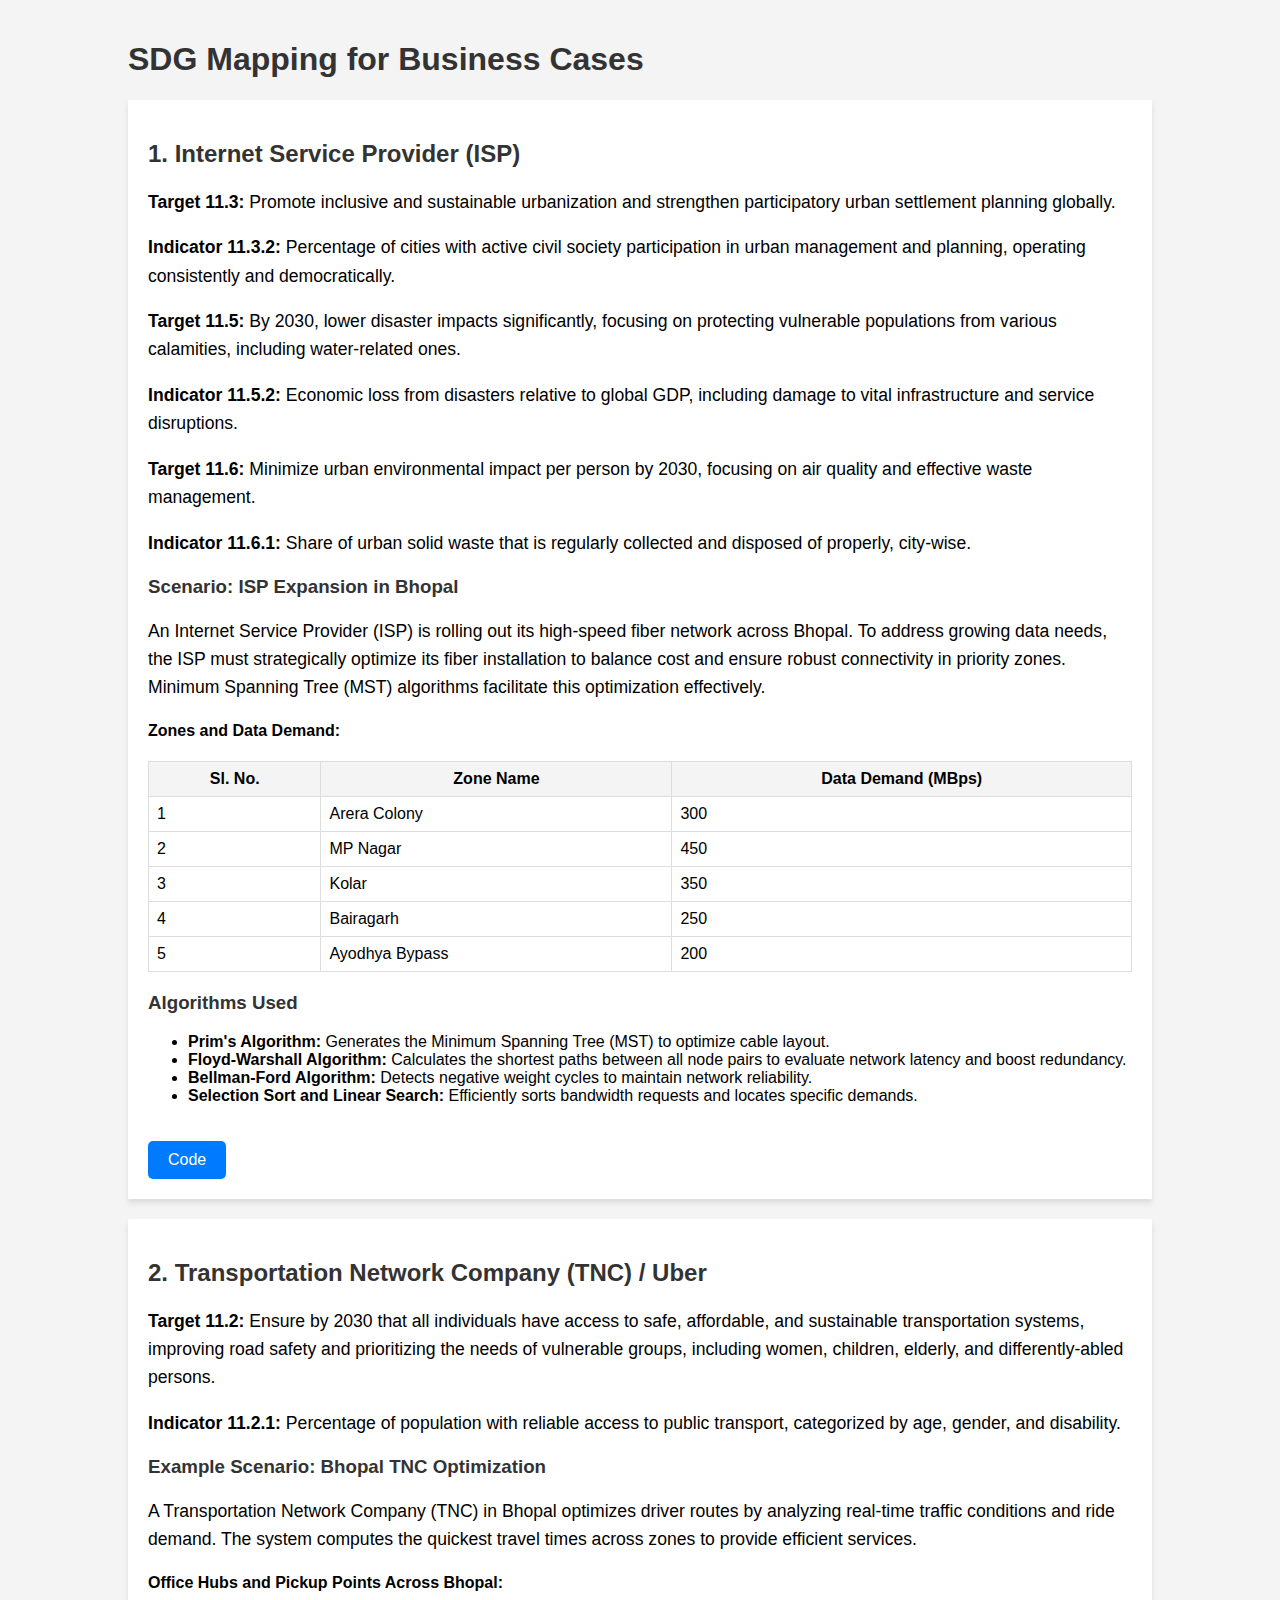
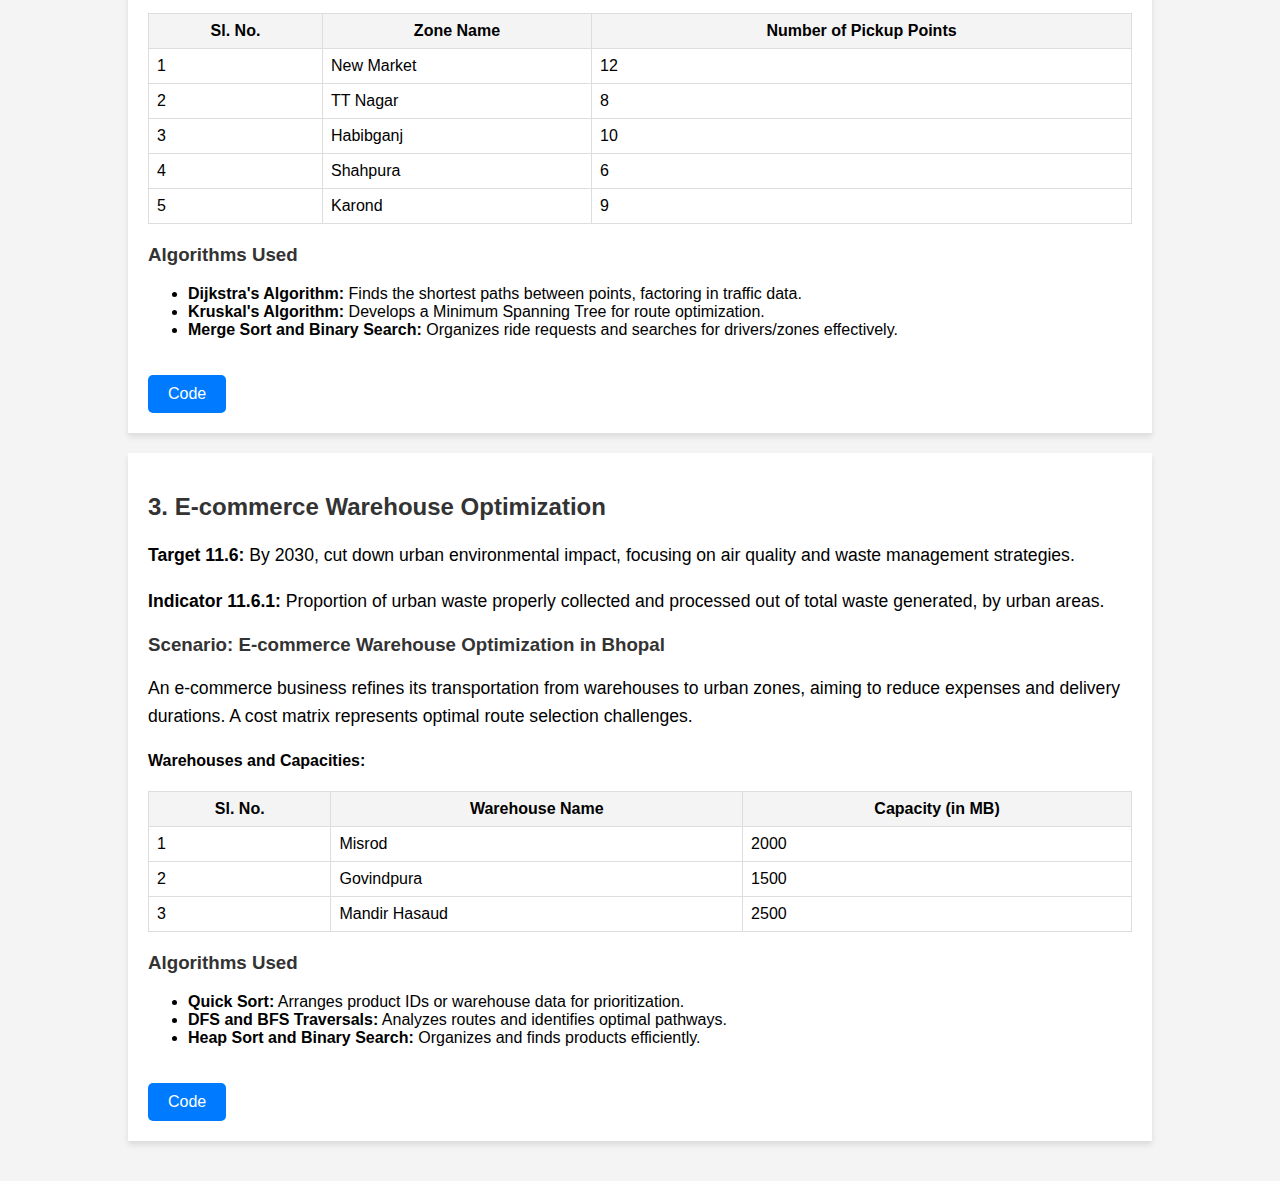
<file: TI.html>
<!DOCTYPE html>
<html lang="en">
<head>
    <meta charset="UTF-8">
    <meta name="viewport" content="width=device-width, initial-scale=1.0">
    <title>Business Cases SDG Mapping</title>
    <style>
        body {
            font-family: Arial, sans-serif;
            background-color: #f4f4f4;
            margin: 0;
            padding: 0;
        }

        .container {
            width: 80%;
            margin: 0 auto;
            padding: 20px;
        }

        h1, h2, h3 {
            color: #333;
        }

        p {
            font-size: 1.1rem;
            line-height: 1.6;
        }

        .section {
            background-color: #fff;
            padding: 20px;
            margin: 20px 0;
            box-shadow: 0 4px 6px rgba(0, 0, 0, 0.1);
        }

        .button {
            display: inline-block;
            padding: 10px 20px;
            margin-top: 20px;
            background-color: #007BFF;
            color: white;
            text-decoration: none;
            border-radius: 5px;
            font-size: 1rem;
            transition: background-color 0.3s;
        }

        .button:hover {
            background-color: #0056b3;
        }

        table {
            width: 100%;
            border-collapse: collapse;
            margin: 20px 0;
            background-color: #fff;
        }

        th, td {
            border: 1px solid #ddd;
            padding: 8px;
        }

        th {
            background-color: #f4f4f4;
        }
    </style>
</head>
<body>

    <div class="container">
        <h1>SDG Mapping for Business Cases</h1>

        <!-- Business Case: Internet Service Provider (ISP) -->
        <div class="section">
            <h2>1. Internet Service Provider (ISP)</h2>
            <p><strong>Target 11.3:</strong> Promote inclusive and sustainable urbanization and strengthen participatory urban settlement planning globally.</p>
            <p><strong>Indicator 11.3.2:</strong> Percentage of cities with active civil society participation in urban management and planning, operating consistently and democratically.</p>
            <p><strong>Target 11.5:</strong> By 2030, lower disaster impacts significantly, focusing on protecting vulnerable populations from various calamities, including water-related ones.</p>
            <p><strong>Indicator 11.5.2:</strong> Economic loss from disasters relative to global GDP, including damage to vital infrastructure and service disruptions.</p>
            <p><strong>Target 11.6:</strong> Minimize urban environmental impact per person by 2030, focusing on air quality and effective waste management.</p>
            <p><strong>Indicator 11.6.1:</strong> Share of urban solid waste that is regularly collected and disposed of properly, city-wise.</p>

            <h3>Scenario: ISP Expansion in Bhopal</h3>
            <p>
                An Internet Service Provider (ISP) is rolling out its high-speed fiber network across Bhopal. To address growing data needs, the ISP must strategically optimize its fiber installation to balance cost and ensure robust connectivity in priority zones. Minimum Spanning Tree (MST) algorithms facilitate this optimization effectively.
            </p>

            <h4>Zones and Data Demand:</h4>
            <table>
                <thead>
                    <tr>
                        <th>Sl. No.</th>
                        <th>Zone Name</th>
                        <th>Data Demand (MBps)</th>
                    </tr>
                </thead>
                <tbody>
                    <tr>
                        <td>1</td>
                        <td>Arera Colony</td>
                        <td>300</td>
                    </tr>
                    <tr>
                        <td>2</td>
                        <td>MP Nagar</td>
                        <td>450</td>
                    </tr>
                    <tr>
                        <td>3</td>
                        <td>Kolar</td>
                        <td>350</td>
                    </tr>
                    <tr>
                        <td>4</td>
                        <td>Bairagarh</td>
                        <td>250</td>
                    </tr>
                    <tr>
                        <td>5</td>
                        <td>Ayodhya Bypass</td>
                        <td>200</td>
                    </tr>
                </tbody>
            </table>

            <h3>Algorithms Used</h3>
            <ul>
                <li><strong>Prim's Algorithm:</strong> Generates the Minimum Spanning Tree (MST) to optimize cable layout.</li>
                <li><strong>Floyd-Warshall Algorithm:</strong> Calculates the shortest paths between all node pairs to evaluate network latency and boost redundancy.</li>
                <li><strong>Bellman-Ford Algorithm:</strong> Detects negative weight cycles to maintain network reliability.</li>
                <li><strong>Selection Sort and Linear Search:</strong> Efficiently sorts bandwidth requests and locates specific demands.</li>
            </ul>

            <a href="code2.txt" class="button">Code</a>
        </div>

        <!-- Business Case: TNC / Uber -->
        <div class="section">
            <h2>2. Transportation Network Company (TNC) / Uber</h2>
            <p><strong>Target 11.2:</strong> Ensure by 2030 that all individuals have access to safe, affordable, and sustainable transportation systems, improving road safety and prioritizing the needs of vulnerable groups, including women, children, elderly, and differently-abled persons.</p>
            <p><strong>Indicator 11.2.1:</strong> Percentage of population with reliable access to public transport, categorized by age, gender, and disability.</p>

            <h3>Example Scenario: Bhopal TNC Optimization</h3>
            <p>A Transportation Network Company (TNC) in Bhopal optimizes driver routes by analyzing real-time traffic conditions and ride demand. The system computes the quickest travel times across zones to provide efficient services.</p>

            <h4>Office Hubs and Pickup Points Across Bhopal:</h4>
            <table>
                <thead>
                    <tr>
                        <th>Sl. No.</th>
                        <th>Zone Name</th>
                        <th>Number of Pickup Points</th>
                    </tr>
                </thead>
                <tbody>
                    <tr>
                        <td>1</td>
                        <td>New Market</td>
                        <td>12</td>
                    </tr>
                    <tr>
                        <td>2</td>
                        <td>TT Nagar</td>
                        <td>8</td>
                    </tr>
                    <tr>
                        <td>3</td>
                        <td>Habibganj</td>
                        <td>10</td>
                    </tr>
                    <tr>
                        <td>4</td>
                        <td>Shahpura</td>
                        <td>6</td>
                    </tr>
                    <tr>
                        <td>5</td>
                        <td>Karond</td>
                        <td>9</td>
                    </tr>
                </tbody>
            </table>

            <h3>Algorithms Used</h3>
            <ul>
                <li><strong>Dijkstra's Algorithm:</strong> Finds the shortest paths between points, factoring in traffic data.</li>
                <li><strong>Kruskal's Algorithm:</strong> Develops a Minimum Spanning Tree for route optimization.</li>
                <li><strong>Merge Sort and Binary Search:</strong> Organizes ride requests and searches for drivers/zones effectively.</li>
            </ul>

            <a href="code.txt" class="button">Code</a>
        </div>

        <!-- Business Case: E-commerce Warehouse Optimization -->
        <div class="section">
            <h2>3. E-commerce Warehouse Optimization</h2>
            <p><strong>Target 11.6:</strong> By 2030, cut down urban environmental impact, focusing on air quality and waste management strategies.</p>
            <p><strong>Indicator 11.6.1:</strong> Proportion of urban waste properly collected and processed out of total waste generated, by urban areas.</p>

            <h3>Scenario: E-commerce Warehouse Optimization in Bhopal</h3>
            <p>An e-commerce business refines its transportation from warehouses to urban zones, aiming to reduce expenses and delivery durations. A cost matrix represents optimal route selection challenges.</p>

            <h4>Warehouses and Capacities:</h4>
            <table>
                <thead>
                    <tr>
                        <th>Sl. No.</th>
                        <th>Warehouse Name</th>
                        <th>Capacity (in MB)</th>
                    </tr>
                </thead>
                <tbody>
                    <tr>
                        <td>1</td>
                        <td>Misrod</td>
                        <td>2000</td>
                    </tr>
                    <tr>
                        <td>2</td>
                        <td>Govindpura</td>
                        <td>1500</td>
                    </tr>
                    <tr>
                        <td>3</td>
                        <td>Mandir Hasaud</td>
                        <td>2500</td>
                    </tr>
                </tbody>
            </table>

            <h3>Algorithms Used</h3>
            <ul>
                <li><strong>Quick Sort:</strong> Arranges product IDs or warehouse data for prioritization.</li>
                <li><strong>DFS and BFS Traversals:</strong> Analyzes routes and identifies optimal pathways.</li>
                <li><strong>Heap Sort and Binary Search:</strong> Organizes and finds products efficiently.</li>
            </ul>

            <a href="code3.txt" class="button">Code</a>
        </div>

        
    </div>

</body>
</html>
</file>
<file: style.css>
/* General Styles */
body {
    font-family: 'Poppins', sans-serif;
    margin: 0;
    padding: 0;
    background-color: #f9f9fb;
    color: #333;
}

/* Navigation Bar */
.navbar {
    background-color: #2c0e5c; /* Dark purple */
    overflow: hidden;
    display: flex;
    justify-content: center;
    padding: 10px 0;
}

.navbar a {
    color: #fff;
    padding: 14px 20px;
    text-decoration: none;
    text-transform: uppercase;
    font-weight: 600;
}

.navbar a.active,
.navbar a:hover {
    background-color: #432874; /* Slightly lighter dark purple */
    border-radius: 5px;
}

/* Header */
.header {
    background: linear-gradient(to right, #2c0e5c, #432874); /* Darker purple gradient */
    color: white;
    text-align: center;
    padding: 50px 20px;
    margin-bottom: 20px;
}

.header h1 {
    font-size: 3em;
    margin-bottom: 10px;
    font-weight: 800;
    text-shadow: 1px 1px 2px rgba(0, 0, 0, 0.3); /* Subtle text shadow */
}

.header p {
    font-size: 1.2em;
    font-weight: 400;
}

/* Main Section */
.course-details {
    max-width: 900px;
    margin: 0 auto;
    padding: 20px;
    background: #fff;
    border-radius: 10px;
    box-shadow: 0 4px 8px rgba(0, 0, 0, 0.2);
}

.course-details h2 {
    font-size: 2em;
    color: #2c0e5c; /* Dark purple for section title */
    margin-bottom: 20px;
    text-align: center;
}

.course-details h3 {
    color: #432874; /* Slightly lighter dark purple */
    margin: 20px 0 10px;
}

.course-details ul {
    margin: 10px 0;
    padding-left: 20px;
}

.course-details ul li {
    margin-bottom: 10px;
}

/* Business Page */
.business-page {
    max-width: 900px;
    margin: 0 auto;
    padding: 20px;
}

.team-member {
    background: #fff;
    border-radius: 10px;
    padding: 20px;
    margin-bottom: 20px;
    box-shadow: 0 4px 8px rgba(0, 0, 0, 0.2);
}

.team-member h3 {
    color: #2c0e5c; /* Dark purple */
    margin-bottom: 10px;
}

.team-member .buttons button {
    margin-right: 10px;
    padding: 10px 15px;
    border: none;
    background-color: #2c0e5c;
    color: white;
    border-radius: 5px;
    cursor: pointer;
}

.team-member .buttons button:hover {
    background-color: #432874; /* Slightly lighter dark purple */
}
</file>
